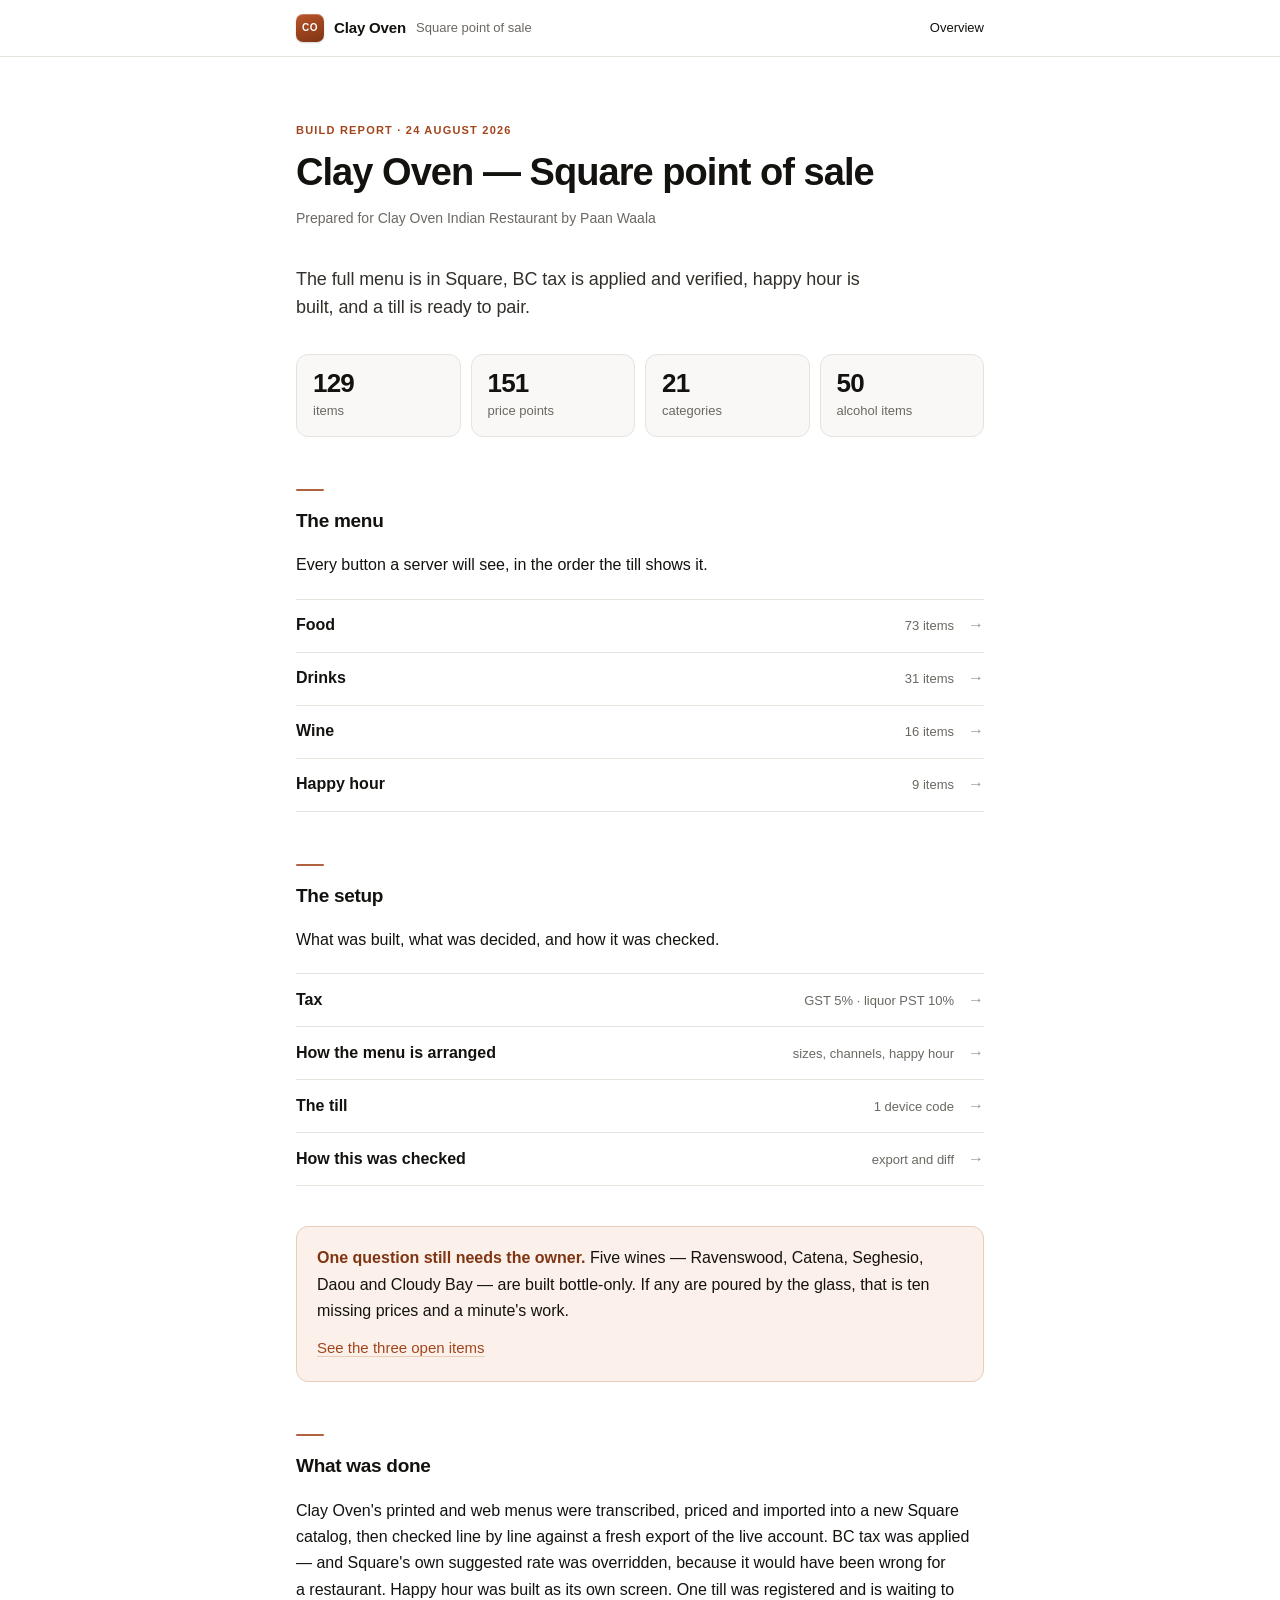
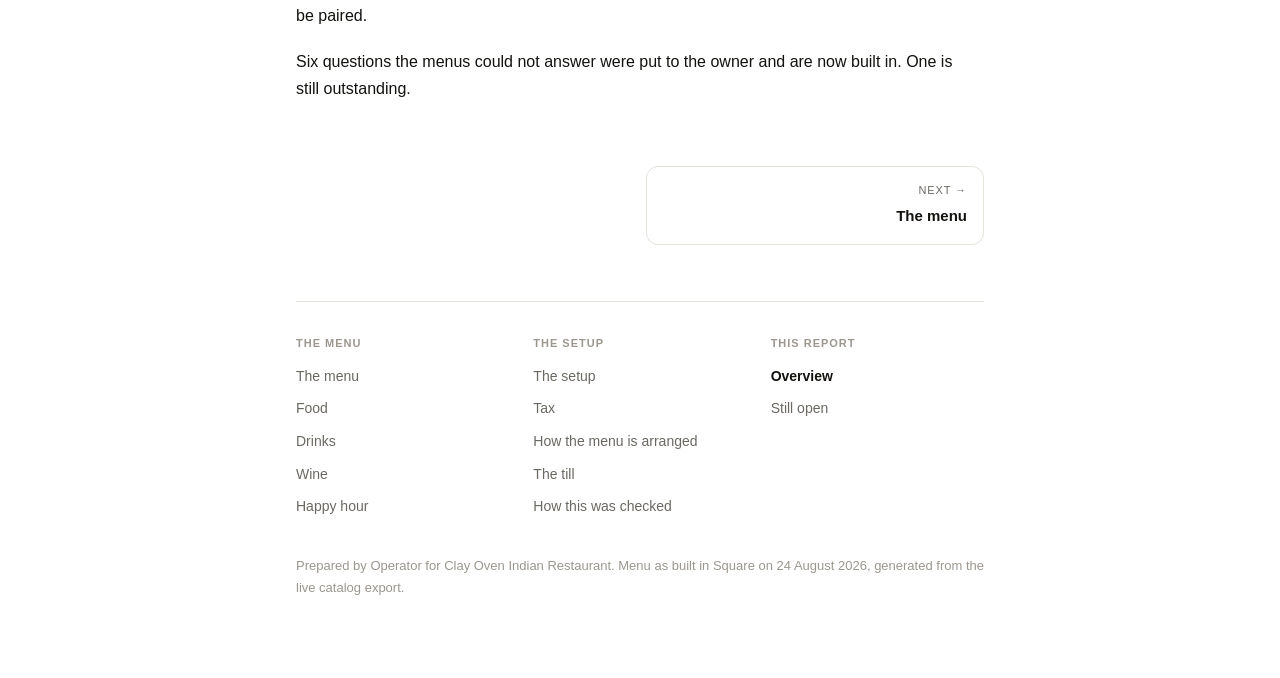
<file: index.html>
<!doctype html>
<html lang="en">
<head>
<meta charset="utf-8">
<meta name="viewport" content="width=device-width, initial-scale=1, viewport-fit=cover">
<meta name="robots" content="noindex, nofollow">
<meta name="color-scheme" content="light">
<meta name="theme-color" content="#ffffff">
<title>Clay Oven — Square point of sale</title>
<link rel="stylesheet" href="style.css?v=2">
</head>
<body>
<a class="skip" href="#content">Skip to content</a>
<header>
  <div class="bar">
    <a class="brand" href="./"><span class="mark" aria-hidden="true">CO</span><span class="wordmark">Clay Oven</span><span class="sub">Square point of sale</span></a>
    <nav class="crumbs" aria-label="Breadcrumb"><span class="here" aria-current="page">Overview</span></nav>
  </div>
</header>
<main id="content">
  <div class="pagehead">
    <p class="kicker">Build report · 24 August 2026</p>
    <h1>Clay Oven — Square point of sale</h1>
    <p class="meta">Prepared for Clay Oven Indian Restaurant by Paan Waala</p>
  </div>
  <p class="lede">The full menu is in Square, BC tax is applied and verified, happy hour is built, and a till is ready to pair.</p>

  <div class="figures">
    <div><b>129</b><span>items</span></div>
    <div><b>151</b><span>price points</span></div>
    <div><b>21</b><span>categories</span></div>
    <div><b>50</b><span>alcohol items</span></div>
  </div>

  <h2>The menu</h2>

  <p>Every button a server will see, in the order the till shows it.</p>
  <ul class="index">
    <li><a href="menu/food/"><span class="label">Food</span><span class="detail">73 items</span><span class="chev" aria-hidden="true">→</span></a></li>
    <li><a href="menu/drinks/"><span class="label">Drinks</span><span class="detail">31 items</span><span class="chev" aria-hidden="true">→</span></a></li>
    <li><a href="menu/wine/"><span class="label">Wine</span><span class="detail">16 items</span><span class="chev" aria-hidden="true">→</span></a></li>
    <li><a href="menu/happy-hour/"><span class="label">Happy hour</span><span class="detail">9 items</span><span class="chev" aria-hidden="true">→</span></a></li>
  </ul>

  <h2>The setup</h2>

  <p>What was built, what was decided, and how it was checked.</p>
  <ul class="index">
    <li><a href="setup/tax/"><span class="label">Tax</span><span class="detail">GST 5% · liquor PST 10%</span><span class="chev" aria-hidden="true">→</span></a></li>
    <li><a href="setup/menu/"><span class="label">How the menu is arranged</span><span class="detail">sizes, channels, happy hour</span><span class="chev" aria-hidden="true">→</span></a></li>
    <li><a href="setup/till/"><span class="label">The till</span><span class="detail">1 device code</span><span class="chev" aria-hidden="true">→</span></a></li>
    <li><a href="setup/verification/"><span class="label">How this was checked</span><span class="detail">export and diff</span><span class="chev" aria-hidden="true">→</span></a></li>
  </ul>

  <aside class="callout">
    <p><b>One question still needs the owner.</b> Five wines — Ravenswood, Catena, Seghesio, Daou and Cloudy Bay — are built bottle-only. If any are poured by the glass, that is ten missing prices and a minute's work.</p>
    <p class="cta"><a href="open/">See the three open items</a></p>
  </aside>

  <h2>What was done</h2>

  <p>Clay Oven's printed and web menus were transcribed, priced and imported into a new Square catalog, then checked line by line against a fresh export of the live account. BC tax was applied — and Square's own suggested rate was overridden, because it would have been wrong for a restaurant. Happy hour was built as its own screen. One till was registered and is waiting to be paired.</p>

  <p>Six questions the menus could not answer were put to the owner and are now built in. One is still outstanding.</p>
  <nav class="pager" aria-label="Previous and next page">
    <span class="empty"></span>
    <a class="to-next" href="menu/"><span class="dir">Next →</span><span class="to">The menu</span></a>
  </nav>
  <footer class="siteend">
  <nav class="sitenav" aria-label="All pages">
    <div>
      <h3>The menu</h3>
      <ul class="pages">
        <li><a href="menu/">The menu</a></li>
        <li><a href="menu/food/">Food</a></li>
        <li><a href="menu/drinks/">Drinks</a></li>
        <li><a href="menu/wine/">Wine</a></li>
        <li><a href="menu/happy-hour/">Happy hour</a></li>
      </ul>
    </div>
    <div>
      <h3>The setup</h3>
      <ul class="pages">
        <li><a href="setup/">The setup</a></li>
        <li><a href="setup/tax/">Tax</a></li>
        <li><a href="setup/menu/">How the menu is arranged</a></li>
        <li><a href="setup/till/">The till</a></li>
        <li><a href="setup/verification/">How this was checked</a></li>
      </ul>
    </div>
    <div>
      <h3>This report</h3>
      <ul class="pages">
        <li><a href="" aria-current="page">Overview</a></li>
        <li><a href="open/">Still open</a></li>
      </ul>
    </div>
  </nav>
    <p class="colophon">Prepared by Operator for Clay Oven Indian Restaurant. Menu as built in Square on 24 August 2026, generated from the live catalog export.</p>
  </footer>
</main>
</body>
</html>
</file>
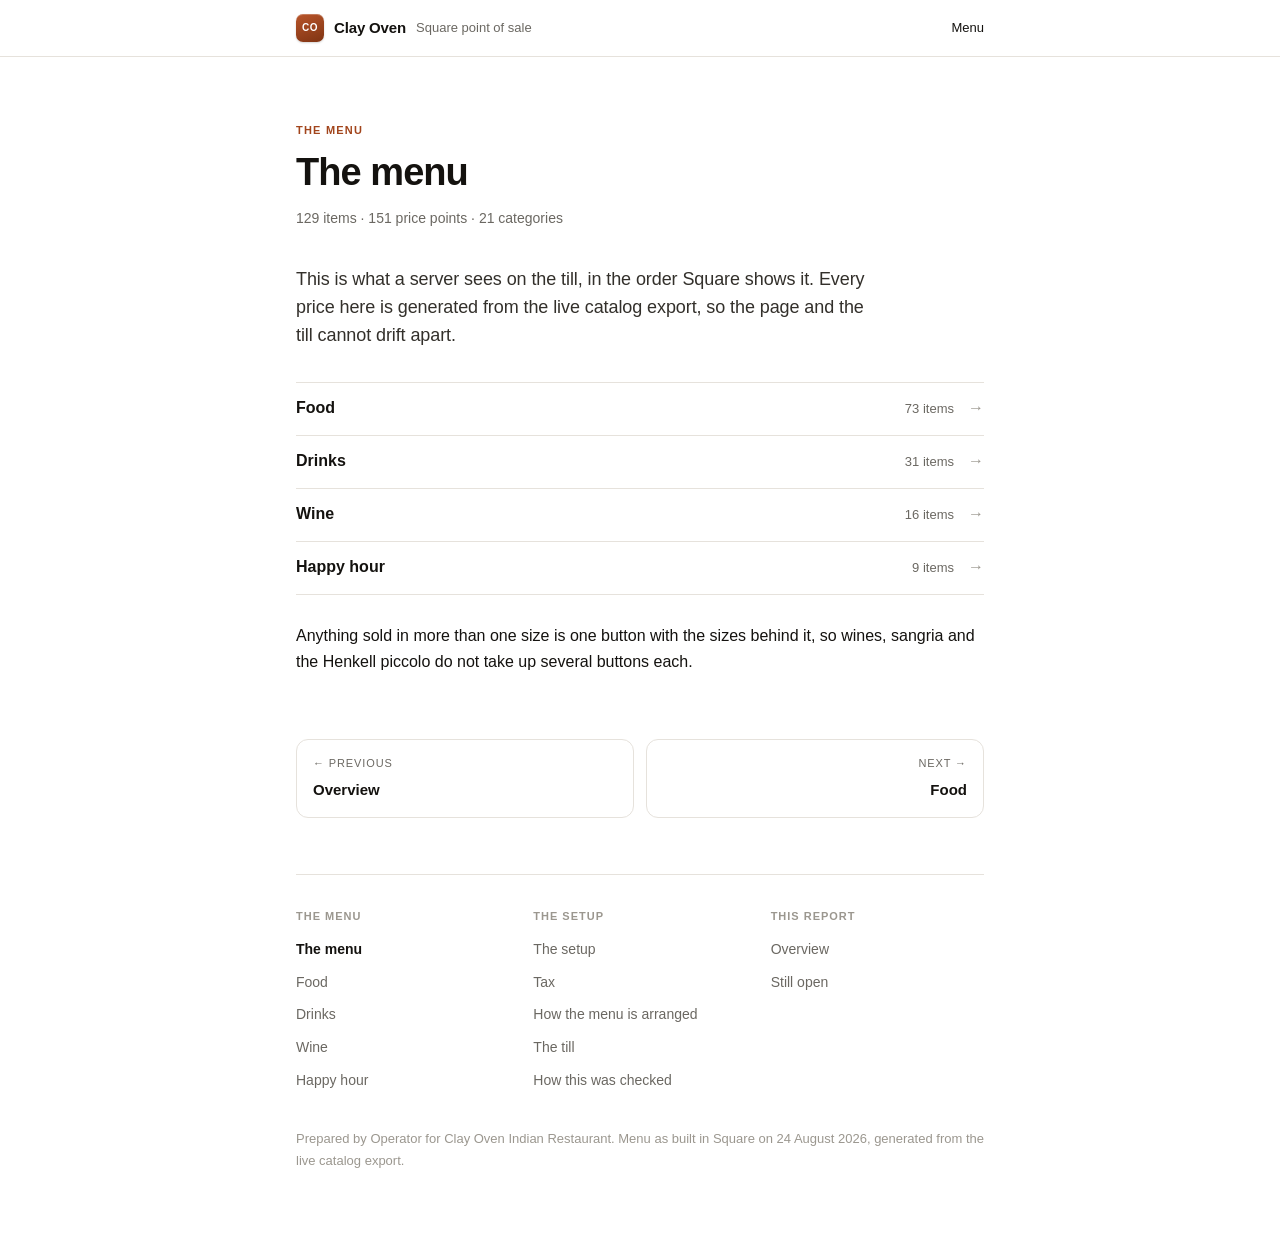
<file: menu/index.html>
<!doctype html>
<html lang="en">
<head>
<meta charset="utf-8">
<meta name="viewport" content="width=device-width, initial-scale=1, viewport-fit=cover">
<meta name="robots" content="noindex, nofollow">
<meta name="color-scheme" content="light">
<meta name="theme-color" content="#ffffff">
<title>The menu — Clay Oven</title>
<link rel="stylesheet" href="../style.css?v=2">
</head>
<body>
<a class="skip" href="#content">Skip to content</a>
<header>
  <div class="bar">
    <a class="brand" href="../"><span class="mark" aria-hidden="true">CO</span><span class="wordmark">Clay Oven</span><span class="sub">Square point of sale</span></a>
    <nav class="crumbs" aria-label="Breadcrumb"><span class="here" aria-current="page">Menu</span></nav>
  </div>
</header>
<main id="content">
  <div class="pagehead">
    <p class="kicker">The menu</p>
    <h1>The menu</h1>
    <p class="meta">129 items · 151 price points · 21 categories</p>
  </div>
  <p class="lede">This is what a server sees on the till, in the order Square shows it. Every price here is generated from the live catalog export, so the page and the till cannot drift apart.</p>
  <ul class="index">
    <li><a href="food/"><span class="label">Food</span><span class="detail">73 items</span><span class="chev" aria-hidden="true">→</span></a></li>
    <li><a href="drinks/"><span class="label">Drinks</span><span class="detail">31 items</span><span class="chev" aria-hidden="true">→</span></a></li>
    <li><a href="wine/"><span class="label">Wine</span><span class="detail">16 items</span><span class="chev" aria-hidden="true">→</span></a></li>
    <li><a href="happy-hour/"><span class="label">Happy hour</span><span class="detail">9 items</span><span class="chev" aria-hidden="true">→</span></a></li>
  </ul>

  <p>Anything sold in more than one size is one button with the sizes behind it, so wines, sangria and the Henkell piccolo do not take up several buttons each.</p>
  <nav class="pager" aria-label="Previous and next page">
    <a class="to-prev" href="../"><span class="dir">← Previous</span><span class="to">Overview</span></a>
    <a class="to-next" href="../menu/food/"><span class="dir">Next →</span><span class="to">Food</span></a>
  </nav>
  <footer class="siteend">
  <nav class="sitenav" aria-label="All pages">
    <div>
      <h3>The menu</h3>
      <ul class="pages">
        <li><a href="../menu/" aria-current="page">The menu</a></li>
        <li><a href="../menu/food/">Food</a></li>
        <li><a href="../menu/drinks/">Drinks</a></li>
        <li><a href="../menu/wine/">Wine</a></li>
        <li><a href="../menu/happy-hour/">Happy hour</a></li>
      </ul>
    </div>
    <div>
      <h3>The setup</h3>
      <ul class="pages">
        <li><a href="../setup/">The setup</a></li>
        <li><a href="../setup/tax/">Tax</a></li>
        <li><a href="../setup/menu/">How the menu is arranged</a></li>
        <li><a href="../setup/till/">The till</a></li>
        <li><a href="../setup/verification/">How this was checked</a></li>
      </ul>
    </div>
    <div>
      <h3>This report</h3>
      <ul class="pages">
        <li><a href="../">Overview</a></li>
        <li><a href="../open/">Still open</a></li>
      </ul>
    </div>
  </nav>
    <p class="colophon">Prepared by Operator for Clay Oven Indian Restaurant. Menu as built in Square on 24 August 2026, generated from the live catalog export.</p>
  </footer>
</main>
</body>
</html>
</file>
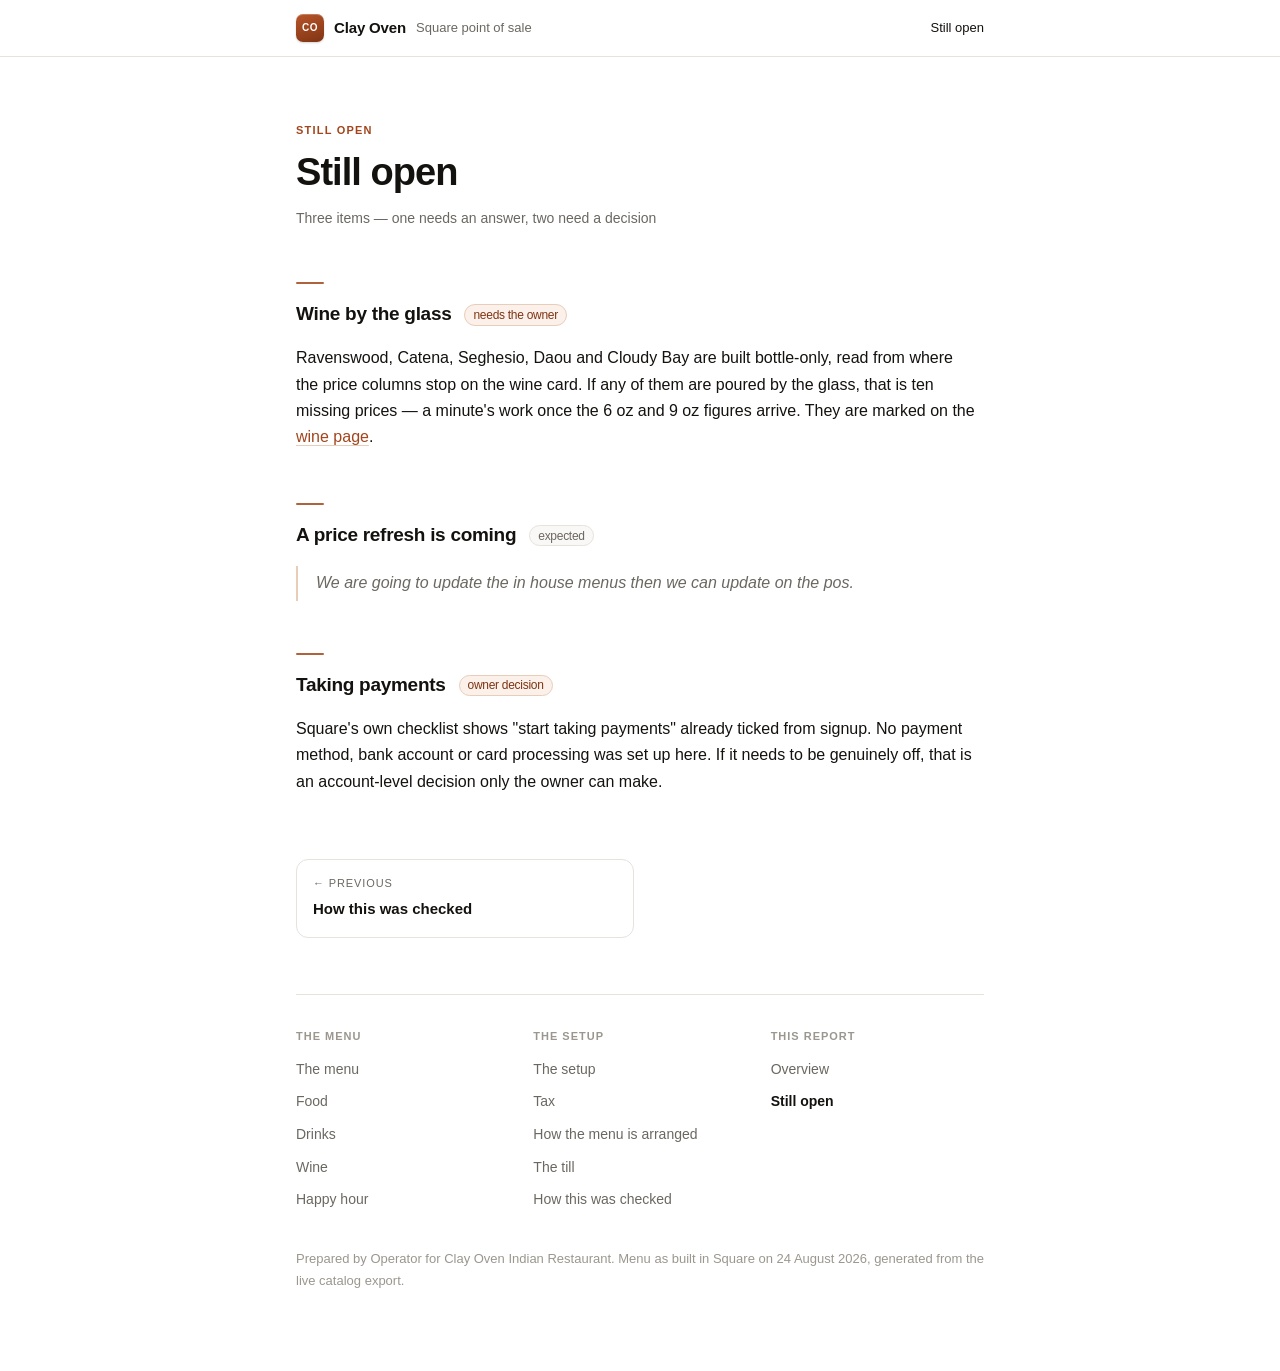
<file: open/index.html>
<!doctype html>
<html lang="en">
<head>
<meta charset="utf-8">
<meta name="viewport" content="width=device-width, initial-scale=1, viewport-fit=cover">
<meta name="robots" content="noindex, nofollow">
<meta name="color-scheme" content="light">
<meta name="theme-color" content="#ffffff">
<title>Still open — Clay Oven</title>
<link rel="stylesheet" href="../style.css?v=2">
</head>
<body>
<a class="skip" href="#content">Skip to content</a>
<header>
  <div class="bar">
    <a class="brand" href="../"><span class="mark" aria-hidden="true">CO</span><span class="wordmark">Clay Oven</span><span class="sub">Square point of sale</span></a>
    <nav class="crumbs" aria-label="Breadcrumb"><span class="here" aria-current="page">Still open</span></nav>
  </div>
</header>
<main id="content">
  <div class="pagehead">
    <p class="kicker">Still open</p>
    <h1>Still open</h1>
    <p class="meta">Three items — one needs an answer, two need a decision</p>
  </div>
  <h2>Wine by the glass <span class="tag open">needs the owner</span></h2>

  <p>Ravenswood, Catena, Seghesio, Daou and Cloudy Bay are built bottle-only, read from where the price columns stop on the wine card. If any of them are poured by the glass, that is ten missing prices — a minute's work once the 6&nbsp;oz and 9&nbsp;oz figures arrive. They are marked on the <a href="../menu/wine/">wine page</a>.</p>

  <h2>A price refresh is coming <span class="tag">expected</span></h2>

  <blockquote>We are going to update the in house menus then we can update on the pos.</blockquote>

  <h2>Taking payments <span class="tag open">owner decision</span></h2>

  <p>Square's own checklist shows "start taking payments" already ticked from signup. No payment method, bank account or card processing was set up here. If it needs to be genuinely off, that is an account-level decision only the owner can make.</p>
  <nav class="pager" aria-label="Previous and next page">
    <a class="to-prev" href="../setup/verification/"><span class="dir">← Previous</span><span class="to">How this was checked</span></a>
    <span class="empty"></span>
  </nav>
  <footer class="siteend">
  <nav class="sitenav" aria-label="All pages">
    <div>
      <h3>The menu</h3>
      <ul class="pages">
        <li><a href="../menu/">The menu</a></li>
        <li><a href="../menu/food/">Food</a></li>
        <li><a href="../menu/drinks/">Drinks</a></li>
        <li><a href="../menu/wine/">Wine</a></li>
        <li><a href="../menu/happy-hour/">Happy hour</a></li>
      </ul>
    </div>
    <div>
      <h3>The setup</h3>
      <ul class="pages">
        <li><a href="../setup/">The setup</a></li>
        <li><a href="../setup/tax/">Tax</a></li>
        <li><a href="../setup/menu/">How the menu is arranged</a></li>
        <li><a href="../setup/till/">The till</a></li>
        <li><a href="../setup/verification/">How this was checked</a></li>
      </ul>
    </div>
    <div>
      <h3>This report</h3>
      <ul class="pages">
        <li><a href="../">Overview</a></li>
        <li><a href="../open/" aria-current="page">Still open</a></li>
      </ul>
    </div>
  </nav>
    <p class="colophon">Prepared by Operator for Clay Oven Indian Restaurant. Menu as built in Square on 24 August 2026, generated from the live catalog export.</p>
  </footer>
</main>
</body>
</html>
</file>
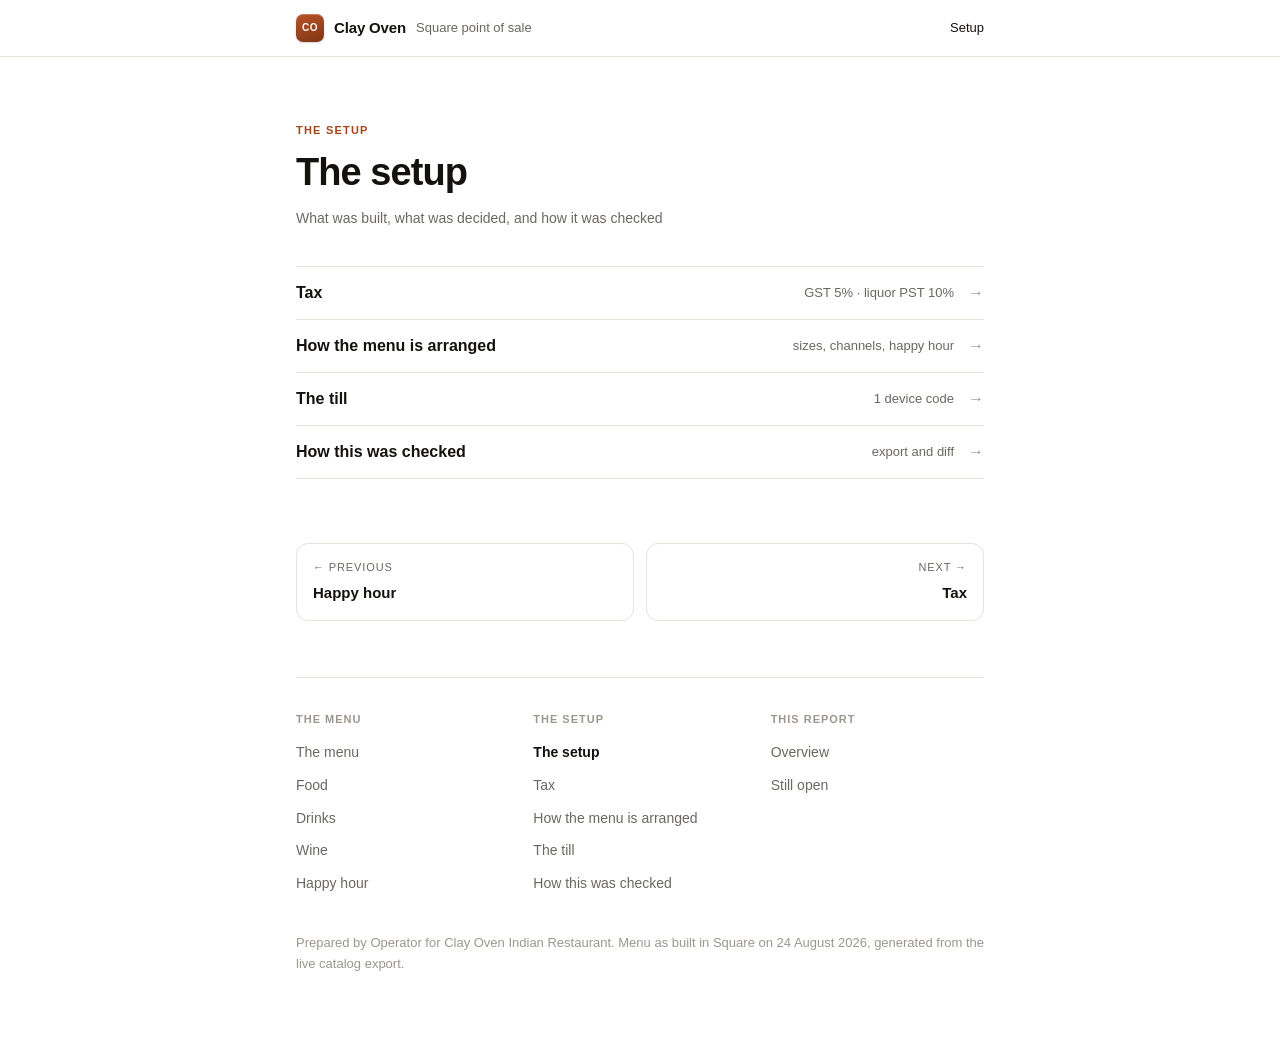
<file: setup/index.html>
<!doctype html>
<html lang="en">
<head>
<meta charset="utf-8">
<meta name="viewport" content="width=device-width, initial-scale=1, viewport-fit=cover">
<meta name="robots" content="noindex, nofollow">
<meta name="color-scheme" content="light">
<meta name="theme-color" content="#ffffff">
<title>The setup — Clay Oven</title>
<link rel="stylesheet" href="../style.css?v=2">
</head>
<body>
<a class="skip" href="#content">Skip to content</a>
<header>
  <div class="bar">
    <a class="brand" href="../"><span class="mark" aria-hidden="true">CO</span><span class="wordmark">Clay Oven</span><span class="sub">Square point of sale</span></a>
    <nav class="crumbs" aria-label="Breadcrumb"><span class="here" aria-current="page">Setup</span></nav>
  </div>
</header>
<main id="content">
  <div class="pagehead">
    <p class="kicker">The setup</p>
    <h1>The setup</h1>
    <p class="meta">What was built, what was decided, and how it was checked</p>
  </div>
  <ul class="index">
    <li><a href="tax/"><span class="label">Tax</span><span class="detail">GST 5% · liquor PST 10%</span><span class="chev" aria-hidden="true">→</span></a></li>
    <li><a href="menu/"><span class="label">How the menu is arranged</span><span class="detail">sizes, channels, happy hour</span><span class="chev" aria-hidden="true">→</span></a></li>
    <li><a href="till/"><span class="label">The till</span><span class="detail">1 device code</span><span class="chev" aria-hidden="true">→</span></a></li>
    <li><a href="verification/"><span class="label">How this was checked</span><span class="detail">export and diff</span><span class="chev" aria-hidden="true">→</span></a></li>
  </ul>
  <nav class="pager" aria-label="Previous and next page">
    <a class="to-prev" href="../menu/happy-hour/"><span class="dir">← Previous</span><span class="to">Happy hour</span></a>
    <a class="to-next" href="../setup/tax/"><span class="dir">Next →</span><span class="to">Tax</span></a>
  </nav>
  <footer class="siteend">
  <nav class="sitenav" aria-label="All pages">
    <div>
      <h3>The menu</h3>
      <ul class="pages">
        <li><a href="../menu/">The menu</a></li>
        <li><a href="../menu/food/">Food</a></li>
        <li><a href="../menu/drinks/">Drinks</a></li>
        <li><a href="../menu/wine/">Wine</a></li>
        <li><a href="../menu/happy-hour/">Happy hour</a></li>
      </ul>
    </div>
    <div>
      <h3>The setup</h3>
      <ul class="pages">
        <li><a href="../setup/" aria-current="page">The setup</a></li>
        <li><a href="../setup/tax/">Tax</a></li>
        <li><a href="../setup/menu/">How the menu is arranged</a></li>
        <li><a href="../setup/till/">The till</a></li>
        <li><a href="../setup/verification/">How this was checked</a></li>
      </ul>
    </div>
    <div>
      <h3>This report</h3>
      <ul class="pages">
        <li><a href="../">Overview</a></li>
        <li><a href="../open/">Still open</a></li>
      </ul>
    </div>
  </nav>
    <p class="colophon">Prepared by Operator for Clay Oven Indian Restaurant. Menu as built in Square on 24 August 2026, generated from the live catalog export.</p>
  </footer>
</main>
</body>
</html>
</file>
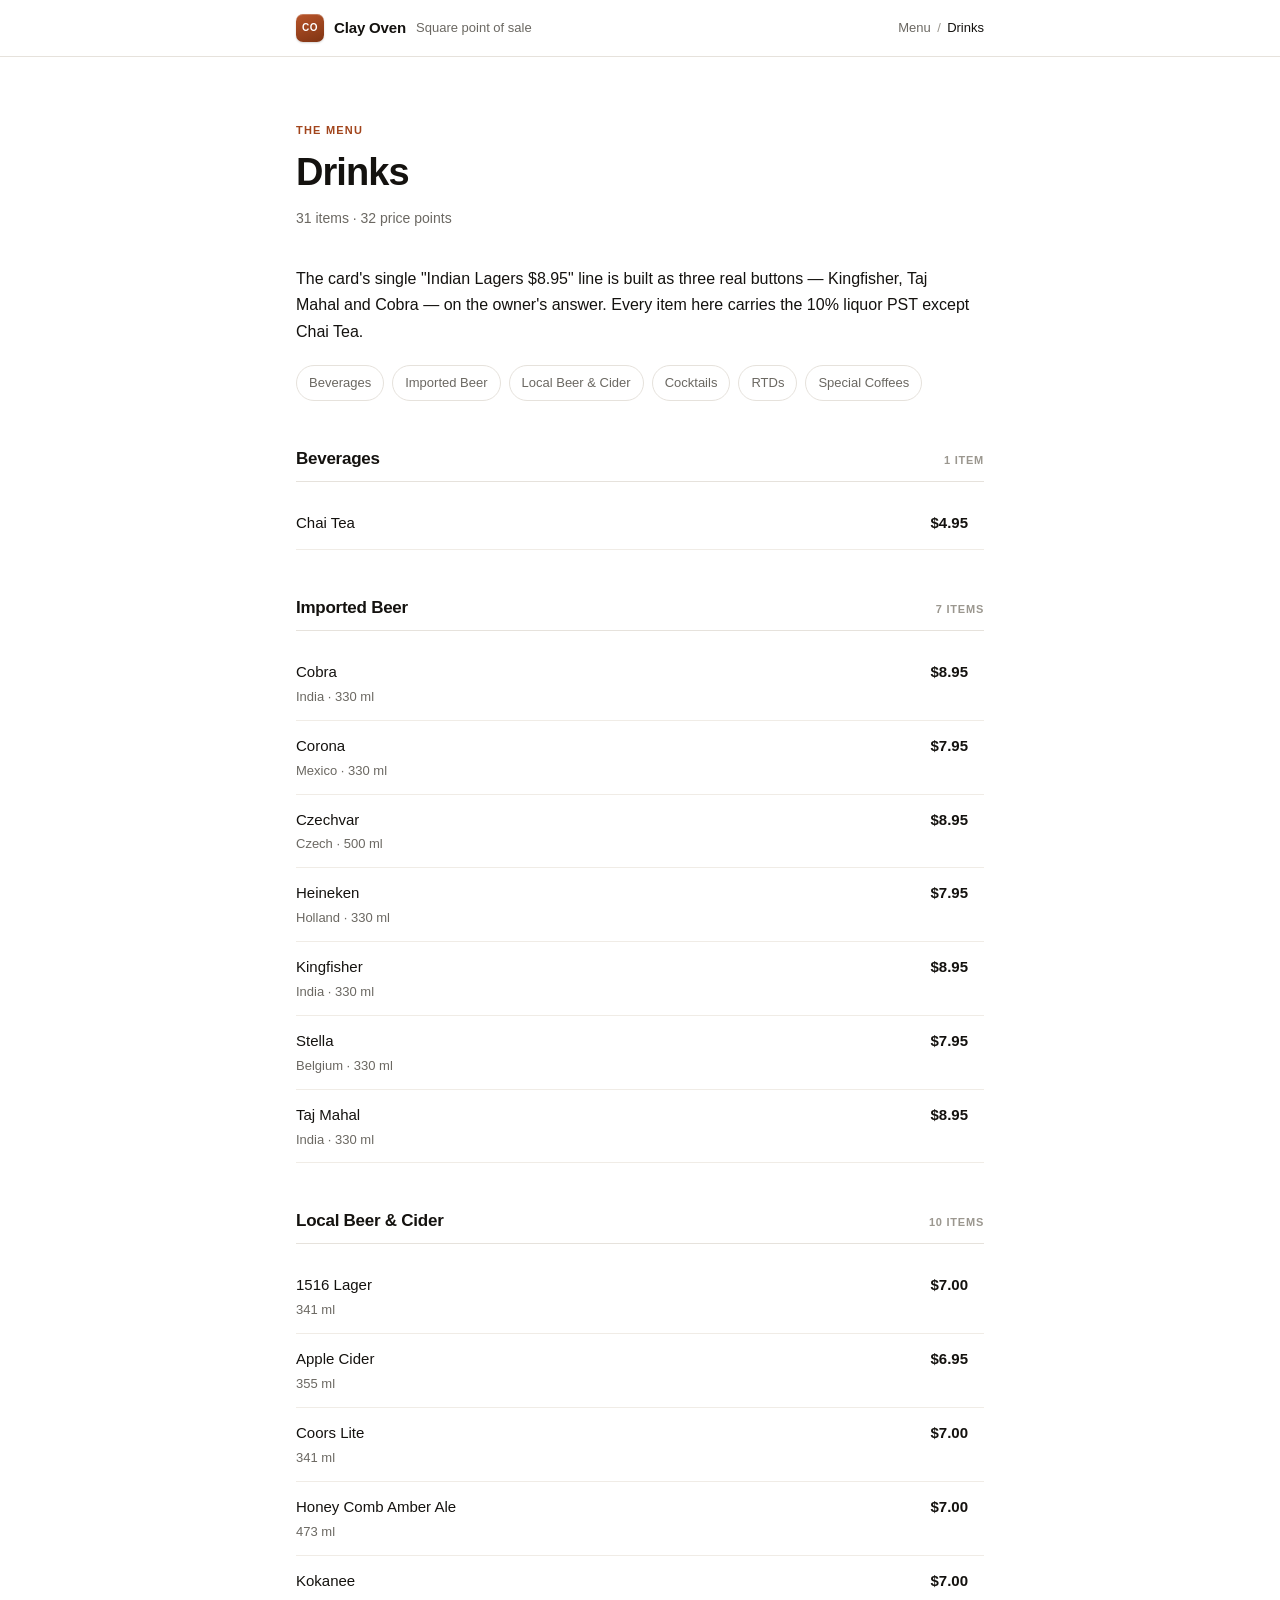
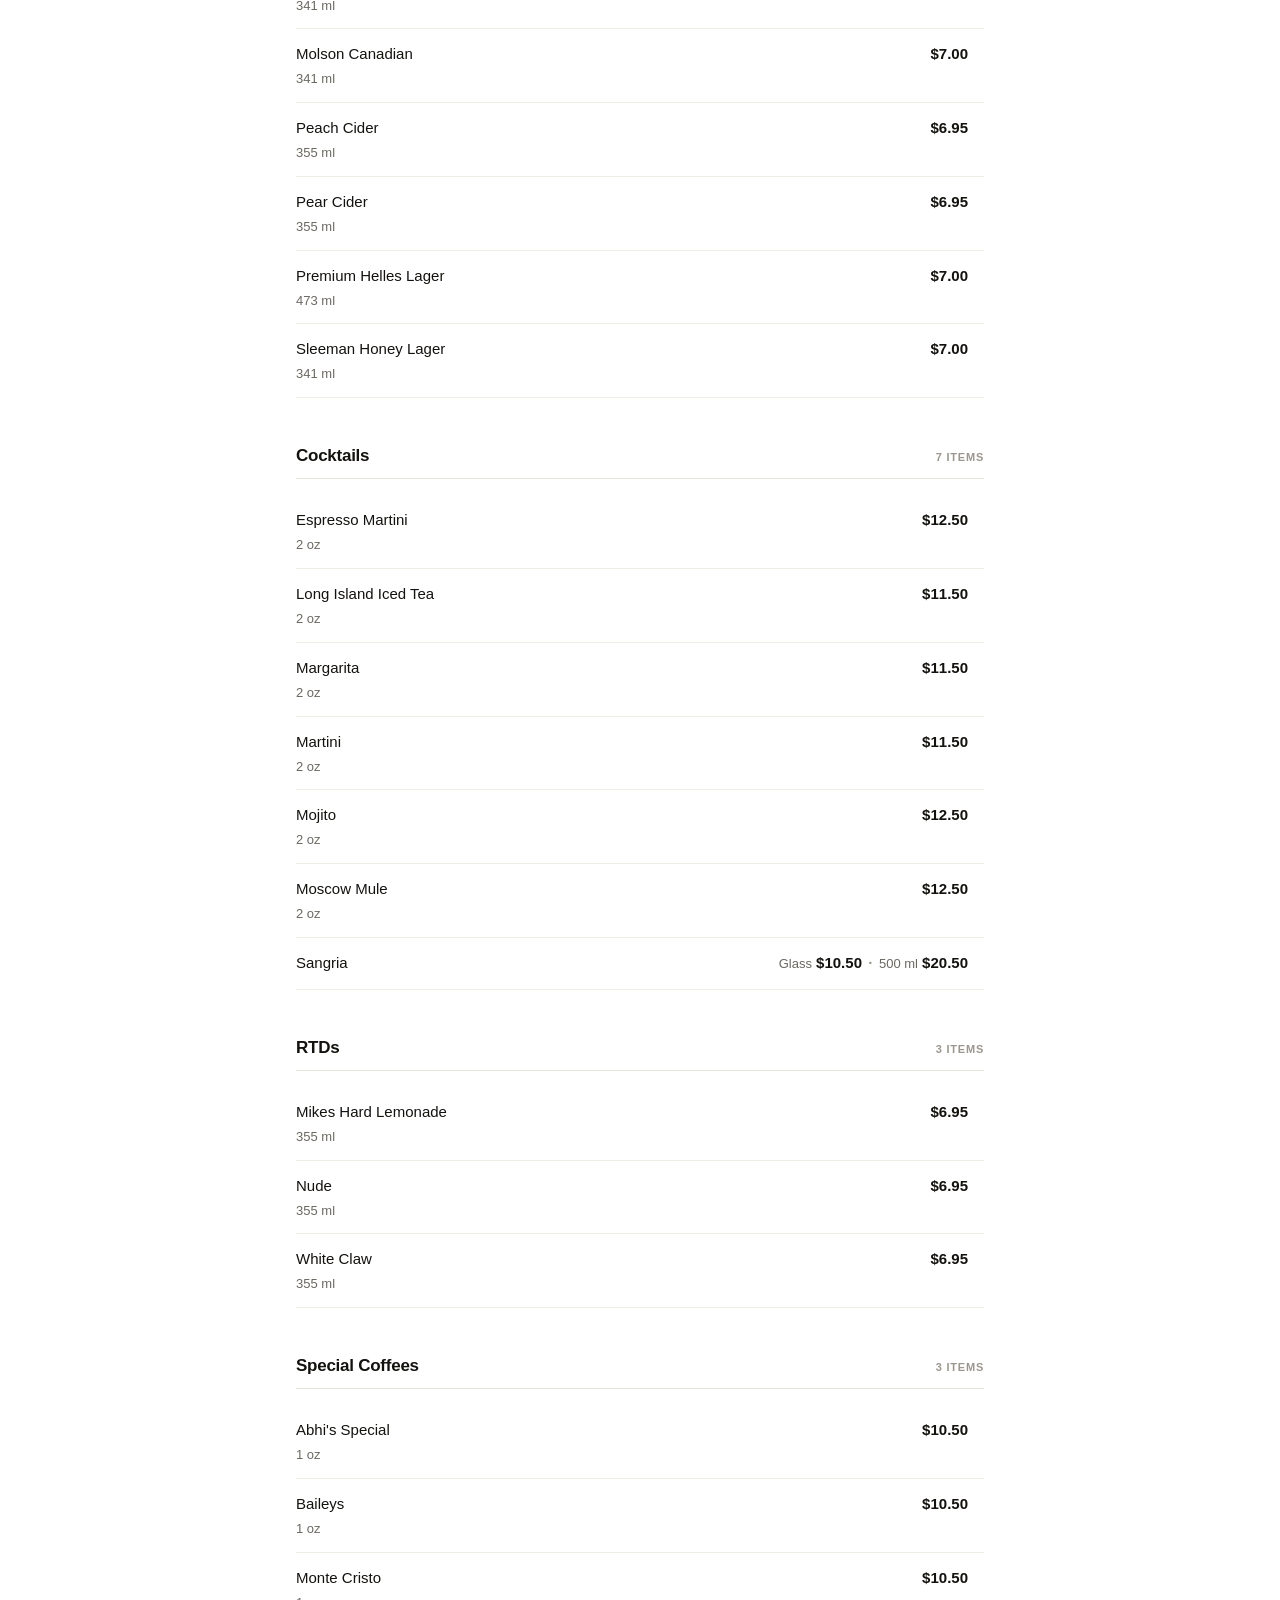
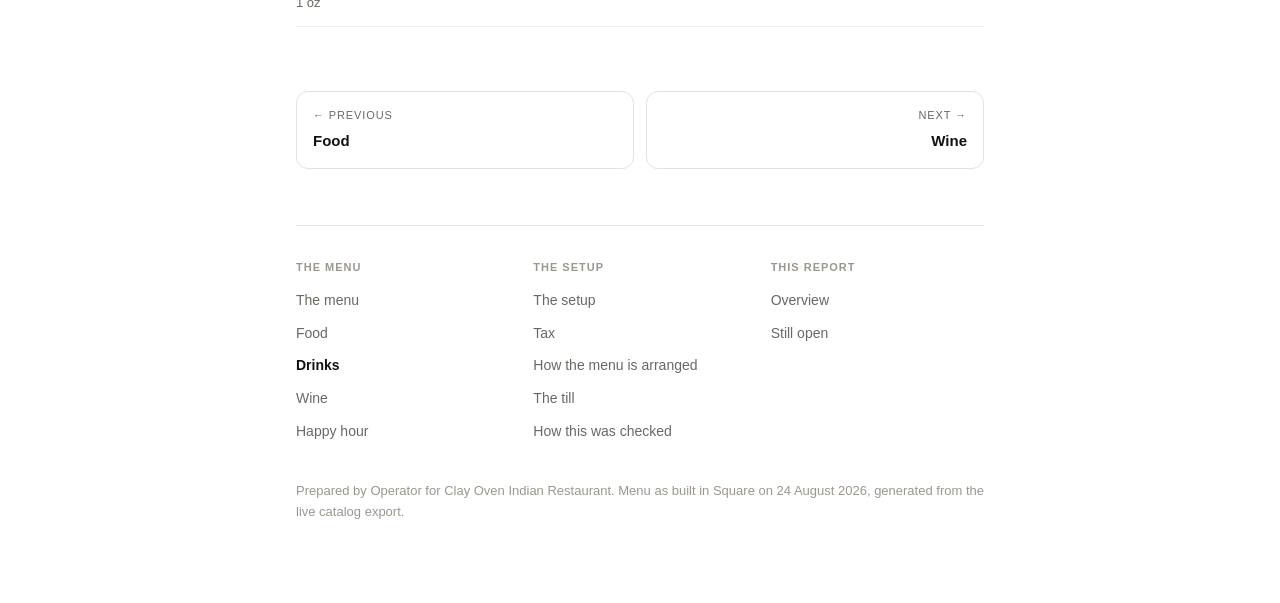
<file: menu/drinks/index.html>
<!doctype html>
<html lang="en">
<head>
<meta charset="utf-8">
<meta name="viewport" content="width=device-width, initial-scale=1, viewport-fit=cover">
<meta name="robots" content="noindex, nofollow">
<meta name="color-scheme" content="light">
<meta name="theme-color" content="#ffffff">
<title>Drinks — Clay Oven menu</title>
<link rel="stylesheet" href="../../style.css?v=2">
</head>
<body>
<a class="skip" href="#content">Skip to content</a>
<header>
  <div class="bar">
    <a class="brand" href="../../"><span class="mark" aria-hidden="true">CO</span><span class="wordmark">Clay Oven</span><span class="sub">Square point of sale</span></a>
    <nav class="crumbs" aria-label="Breadcrumb"><a href="../../menu/">Menu</a><span class="slash" aria-hidden="true">/</span><span class="here" aria-current="page">Drinks</span></nav>
  </div>
</header>
<main id="content">
  <div class="pagehead">
    <p class="kicker">The menu</p>
    <h1>Drinks</h1>
    <p class="meta">31 items · 32 price points</p>
  </div>
<p>The card's single "Indian Lagers $8.95" line is built as three real buttons — Kingfisher, Taj Mahal and Cobra — on the owner's answer. Every item here carries the 10% liquor PST except Chai Tea.</p>

  <nav class="jump" aria-label="Categories on this page">
    <a href="#beverages">Beverages</a>
    <a href="#imported-beer">Imported Beer</a>
    <a href="#local-beer-cider">Local Beer &amp; Cider</a>
    <a href="#cocktails">Cocktails</a>
    <a href="#rtds">RTDs</a>
    <a href="#special-coffees">Special Coffees</a>
  </nav>

  <h2 class="cat" id="beverages">Beverages<span class="count">1 item</span></h2>
  <table class="menu">
    <tbody>
      <tr>
        <td>Chai Tea</td>
        <td class="num"><span class="pp">$4.95</span></td>
      </tr>
    </tbody>
  </table>

  <h2 class="cat" id="imported-beer">Imported Beer<span class="count">7 items</span></h2>
  <table class="menu">
    <tbody>
      <tr>
        <td>Cobra<span class="note">India · 330 ml</span></td>
        <td class="num"><span class="pp">$8.95</span></td>
      </tr>
      <tr>
        <td>Corona<span class="note">Mexico · 330 ml</span></td>
        <td class="num"><span class="pp">$7.95</span></td>
      </tr>
      <tr>
        <td>Czechvar<span class="note">Czech · 500 ml</span></td>
        <td class="num"><span class="pp">$8.95</span></td>
      </tr>
      <tr>
        <td>Heineken<span class="note">Holland · 330 ml</span></td>
        <td class="num"><span class="pp">$7.95</span></td>
      </tr>
      <tr>
        <td>Kingfisher<span class="note">India · 330 ml</span></td>
        <td class="num"><span class="pp">$8.95</span></td>
      </tr>
      <tr>
        <td>Stella<span class="note">Belgium · 330 ml</span></td>
        <td class="num"><span class="pp">$7.95</span></td>
      </tr>
      <tr>
        <td>Taj Mahal<span class="note">India · 330 ml</span></td>
        <td class="num"><span class="pp">$8.95</span></td>
      </tr>
    </tbody>
  </table>

  <h2 class="cat" id="local-beer-cider">Local Beer &amp; Cider<span class="count">10 items</span></h2>
  <table class="menu">
    <tbody>
      <tr>
        <td>1516 Lager<span class="note">341 ml</span></td>
        <td class="num"><span class="pp">$7.00</span></td>
      </tr>
      <tr>
        <td>Apple Cider<span class="note">355 ml</span></td>
        <td class="num"><span class="pp">$6.95</span></td>
      </tr>
      <tr>
        <td>Coors Lite<span class="note">341 ml</span></td>
        <td class="num"><span class="pp">$7.00</span></td>
      </tr>
      <tr>
        <td>Honey Comb Amber Ale<span class="note">473 ml</span></td>
        <td class="num"><span class="pp">$7.00</span></td>
      </tr>
      <tr>
        <td>Kokanee<span class="note">341 ml</span></td>
        <td class="num"><span class="pp">$7.00</span></td>
      </tr>
      <tr>
        <td>Molson Canadian<span class="note">341 ml</span></td>
        <td class="num"><span class="pp">$7.00</span></td>
      </tr>
      <tr>
        <td>Peach Cider<span class="note">355 ml</span></td>
        <td class="num"><span class="pp">$6.95</span></td>
      </tr>
      <tr>
        <td>Pear Cider<span class="note">355 ml</span></td>
        <td class="num"><span class="pp">$6.95</span></td>
      </tr>
      <tr>
        <td>Premium Helles Lager<span class="note">473 ml</span></td>
        <td class="num"><span class="pp">$7.00</span></td>
      </tr>
      <tr>
        <td>Sleeman Honey Lager<span class="note">341 ml</span></td>
        <td class="num"><span class="pp">$7.00</span></td>
      </tr>
    </tbody>
  </table>

  <h2 class="cat" id="cocktails">Cocktails<span class="count">7 items</span></h2>
  <table class="menu">
    <tbody>
      <tr>
        <td>Espresso Martini<span class="note">2 oz</span></td>
        <td class="num"><span class="pp">$12.50</span></td>
      </tr>
      <tr>
        <td>Long Island Iced Tea<span class="note">2 oz</span></td>
        <td class="num"><span class="pp">$11.50</span></td>
      </tr>
      <tr>
        <td>Margarita<span class="note">2 oz</span></td>
        <td class="num"><span class="pp">$11.50</span></td>
      </tr>
      <tr>
        <td>Martini<span class="note">2 oz</span></td>
        <td class="num"><span class="pp">$11.50</span></td>
      </tr>
      <tr>
        <td>Mojito<span class="note">2 oz</span></td>
        <td class="num"><span class="pp">$12.50</span></td>
      </tr>
      <tr>
        <td>Moscow Mule<span class="note">2 oz</span></td>
        <td class="num"><span class="pp">$12.50</span></td>
      </tr>
      <tr>
        <td>Sangria</td>
        <td class="num"><span class="pp"><span class="size">Glass</span>&nbsp;$10.50</span><span class="sep" aria-hidden="true">·</span><span class="pp"><span class="size">500 ml</span>&nbsp;$20.50</span></td>
      </tr>
    </tbody>
  </table>

  <h2 class="cat" id="rtds">RTDs<span class="count">3 items</span></h2>
  <table class="menu">
    <tbody>
      <tr>
        <td>Mikes Hard Lemonade<span class="note">355 ml</span></td>
        <td class="num"><span class="pp">$6.95</span></td>
      </tr>
      <tr>
        <td>Nude<span class="note">355 ml</span></td>
        <td class="num"><span class="pp">$6.95</span></td>
      </tr>
      <tr>
        <td>White Claw<span class="note">355 ml</span></td>
        <td class="num"><span class="pp">$6.95</span></td>
      </tr>
    </tbody>
  </table>

  <h2 class="cat" id="special-coffees">Special Coffees<span class="count">3 items</span></h2>
  <table class="menu">
    <tbody>
      <tr>
        <td>Abhi's Special<span class="note">1 oz</span></td>
        <td class="num"><span class="pp">$10.50</span></td>
      </tr>
      <tr>
        <td>Baileys<span class="note">1 oz</span></td>
        <td class="num"><span class="pp">$10.50</span></td>
      </tr>
      <tr>
        <td>Monte Cristo<span class="note">1 oz</span></td>
        <td class="num"><span class="pp">$10.50</span></td>
      </tr>
    </tbody>
  </table>
  <nav class="pager" aria-label="Previous and next page">
    <a class="to-prev" href="../../menu/food/"><span class="dir">← Previous</span><span class="to">Food</span></a>
    <a class="to-next" href="../../menu/wine/"><span class="dir">Next →</span><span class="to">Wine</span></a>
  </nav>
  <footer class="siteend">
  <nav class="sitenav" aria-label="All pages">
    <div>
      <h3>The menu</h3>
      <ul class="pages">
        <li><a href="../../menu/">The menu</a></li>
        <li><a href="../../menu/food/">Food</a></li>
        <li><a href="../../menu/drinks/" aria-current="page">Drinks</a></li>
        <li><a href="../../menu/wine/">Wine</a></li>
        <li><a href="../../menu/happy-hour/">Happy hour</a></li>
      </ul>
    </div>
    <div>
      <h3>The setup</h3>
      <ul class="pages">
        <li><a href="../../setup/">The setup</a></li>
        <li><a href="../../setup/tax/">Tax</a></li>
        <li><a href="../../setup/menu/">How the menu is arranged</a></li>
        <li><a href="../../setup/till/">The till</a></li>
        <li><a href="../../setup/verification/">How this was checked</a></li>
      </ul>
    </div>
    <div>
      <h3>This report</h3>
      <ul class="pages">
        <li><a href="../../">Overview</a></li>
        <li><a href="../../open/">Still open</a></li>
      </ul>
    </div>
  </nav>
    <p class="colophon">Prepared by Operator for Clay Oven Indian Restaurant. Menu as built in Square on 24 August 2026, generated from the live catalog export.</p>
  </footer>
</main>
</body>
</html>
</file>
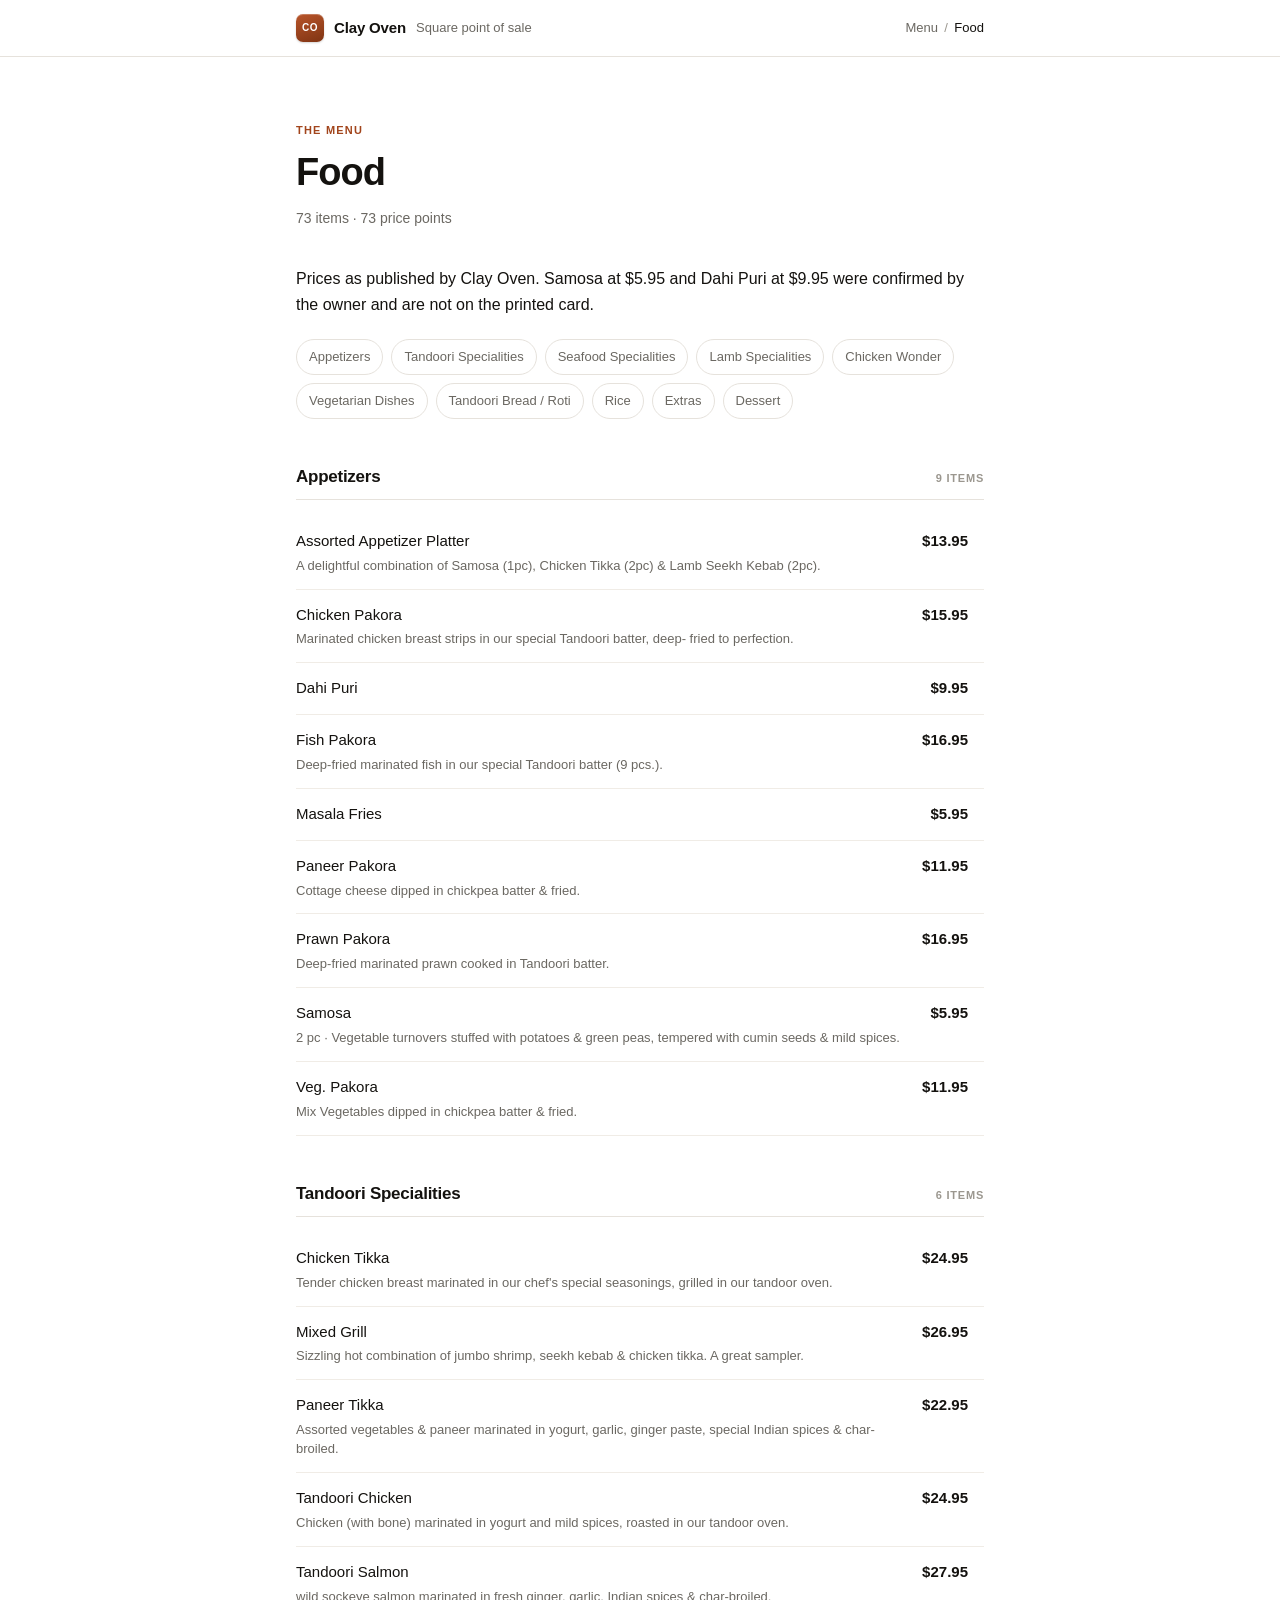
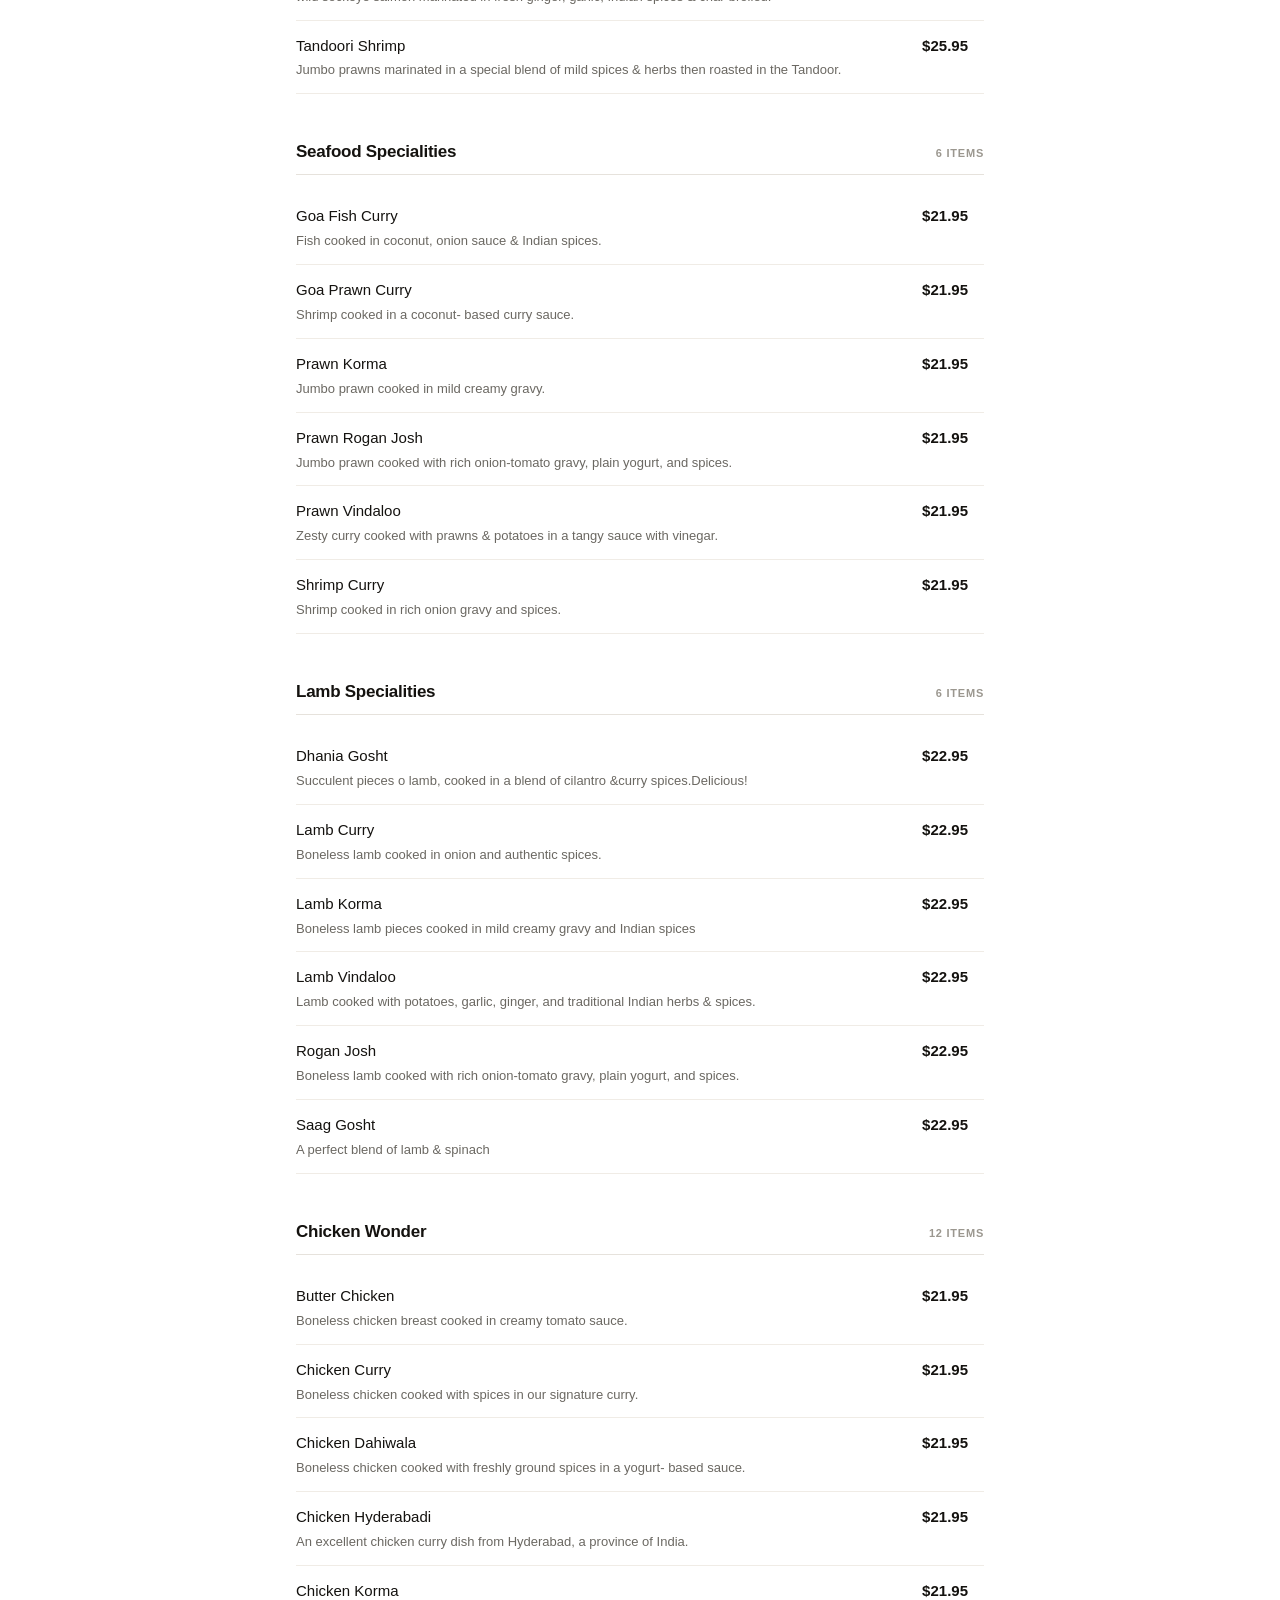
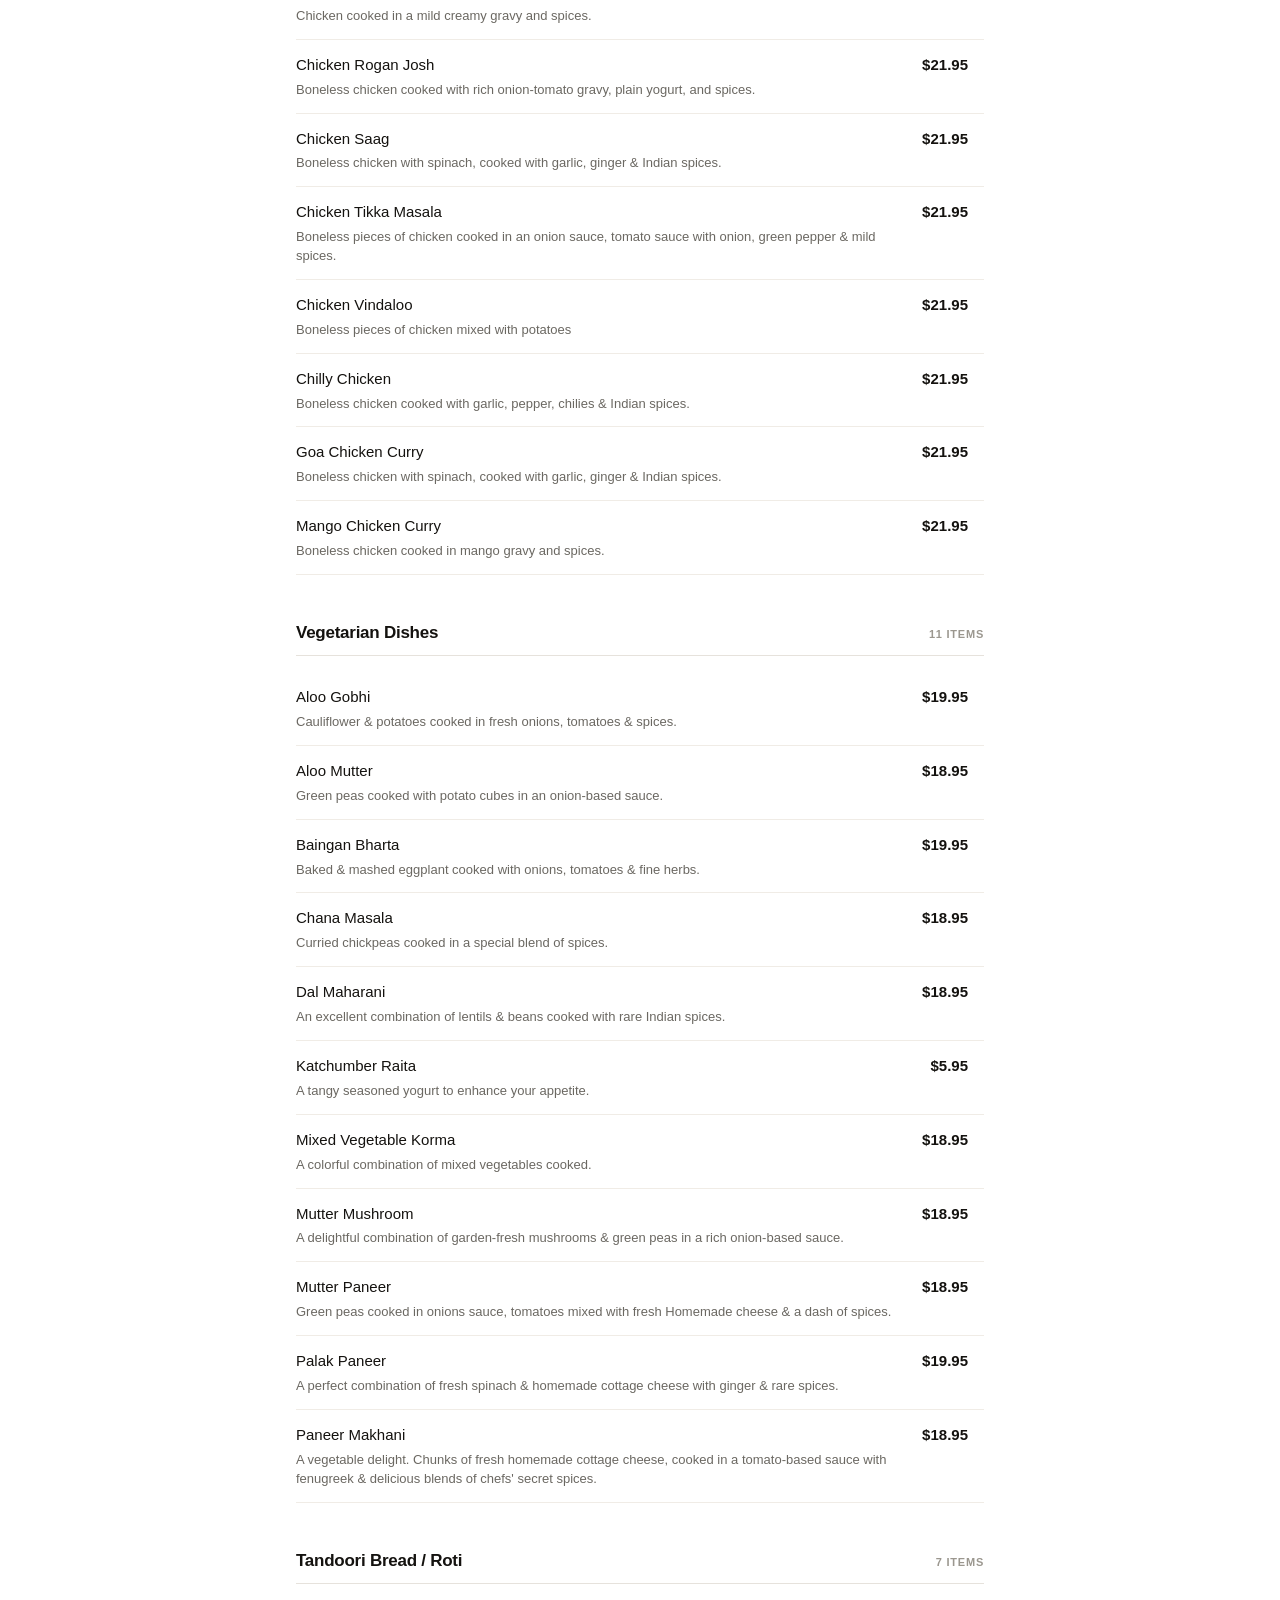
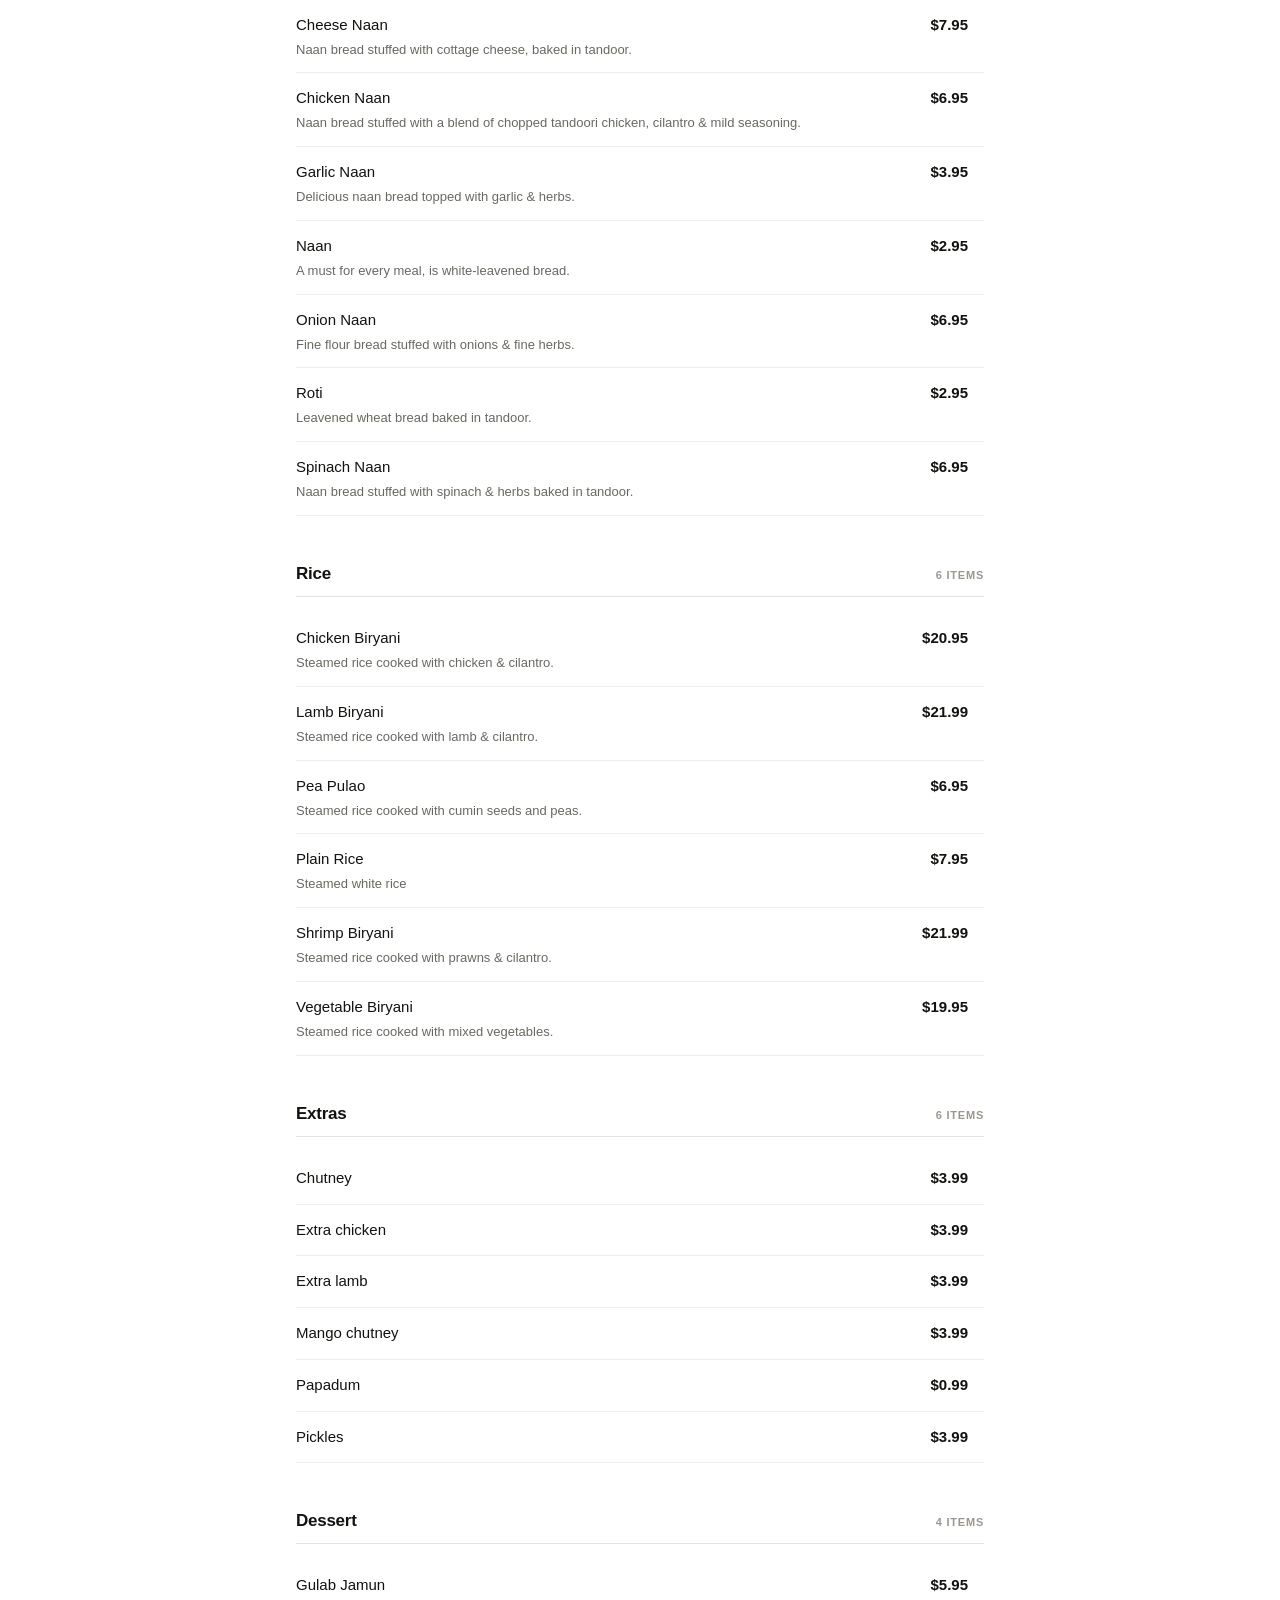
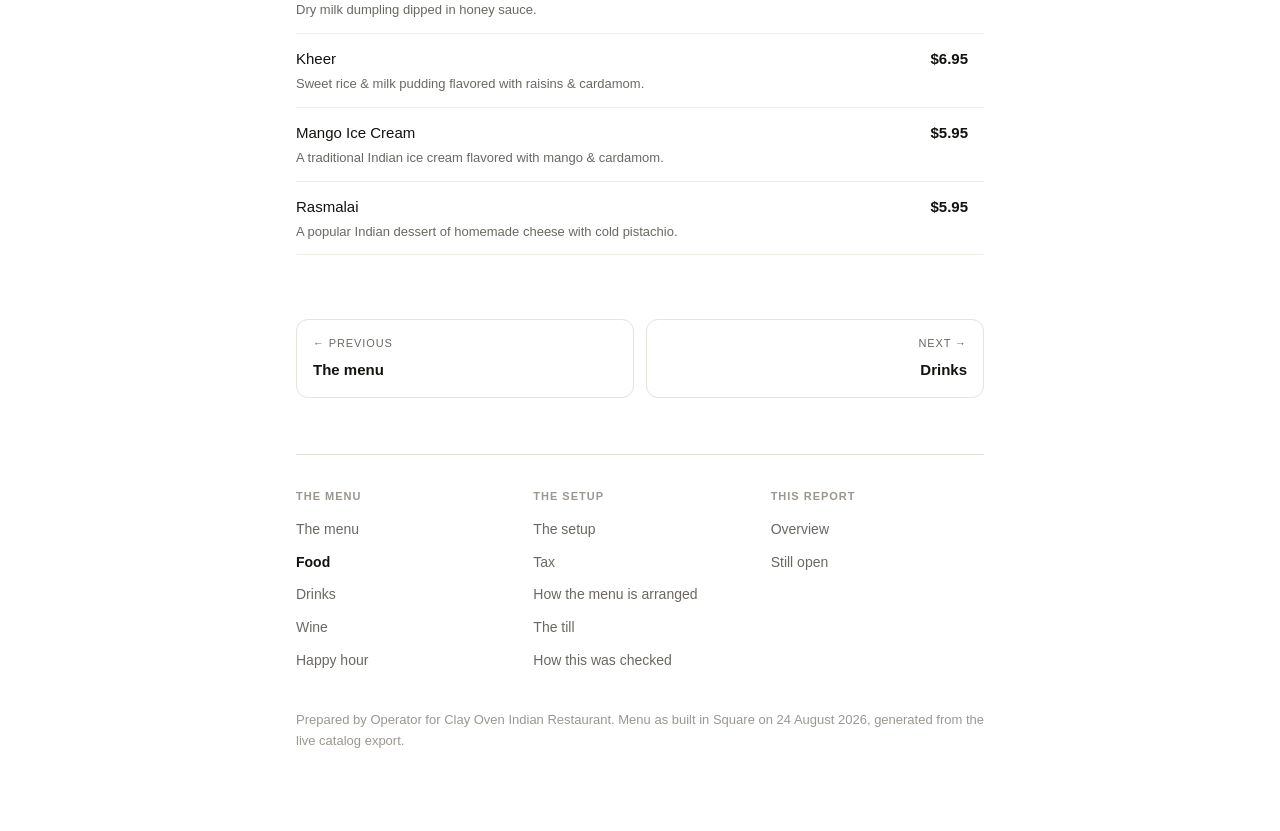
<file: menu/food/index.html>
<!doctype html>
<html lang="en">
<head>
<meta charset="utf-8">
<meta name="viewport" content="width=device-width, initial-scale=1, viewport-fit=cover">
<meta name="robots" content="noindex, nofollow">
<meta name="color-scheme" content="light">
<meta name="theme-color" content="#ffffff">
<title>Food — Clay Oven menu</title>
<link rel="stylesheet" href="../../style.css?v=2">
</head>
<body>
<a class="skip" href="#content">Skip to content</a>
<header>
  <div class="bar">
    <a class="brand" href="../../"><span class="mark" aria-hidden="true">CO</span><span class="wordmark">Clay Oven</span><span class="sub">Square point of sale</span></a>
    <nav class="crumbs" aria-label="Breadcrumb"><a href="../../menu/">Menu</a><span class="slash" aria-hidden="true">/</span><span class="here" aria-current="page">Food</span></nav>
  </div>
</header>
<main id="content">
  <div class="pagehead">
    <p class="kicker">The menu</p>
    <h1>Food</h1>
    <p class="meta">73 items · 73 price points</p>
  </div>
<p>Prices as published by Clay Oven. Samosa at $5.95 and Dahi Puri at $9.95 were confirmed by the owner and are not on the printed card.</p>

  <nav class="jump" aria-label="Categories on this page">
    <a href="#appetizers">Appetizers</a>
    <a href="#tandoori-specialities">Tandoori Specialities</a>
    <a href="#seafood-specialities">Seafood Specialities</a>
    <a href="#lamb-specialities">Lamb Specialities</a>
    <a href="#chicken-wonder">Chicken Wonder</a>
    <a href="#vegetarian-dishes">Vegetarian Dishes</a>
    <a href="#tandoori-bread-roti">Tandoori Bread / Roti</a>
    <a href="#rice">Rice</a>
    <a href="#extras">Extras</a>
    <a href="#dessert">Dessert</a>
  </nav>

  <h2 class="cat" id="appetizers">Appetizers<span class="count">9 items</span></h2>
  <table class="menu">
    <tbody>
      <tr>
        <td>Assorted Appetizer Platter<span class="note">A delightful combination of Samosa (1pc), Chicken Tikka (2pc) &amp; Lamb Seekh Kebab (2pc).</span></td>
        <td class="num"><span class="pp">$13.95</span></td>
      </tr>
      <tr>
        <td>Chicken Pakora<span class="note">Marinated chicken breast strips in our special Tandoori batter, deep- fried to perfection.</span></td>
        <td class="num"><span class="pp">$15.95</span></td>
      </tr>
      <tr>
        <td>Dahi Puri</td>
        <td class="num"><span class="pp">$9.95</span></td>
      </tr>
      <tr>
        <td>Fish Pakora<span class="note">Deep-fried marinated fish in our special Tandoori batter (9 pcs.).</span></td>
        <td class="num"><span class="pp">$16.95</span></td>
      </tr>
      <tr>
        <td>Masala Fries</td>
        <td class="num"><span class="pp">$5.95</span></td>
      </tr>
      <tr>
        <td>Paneer Pakora<span class="note">Cottage cheese dipped in chickpea batter &amp; fried.</span></td>
        <td class="num"><span class="pp">$11.95</span></td>
      </tr>
      <tr>
        <td>Prawn Pakora<span class="note">Deep-fried marinated prawn cooked in Tandoori batter.</span></td>
        <td class="num"><span class="pp">$16.95</span></td>
      </tr>
      <tr>
        <td>Samosa<span class="note">2 pc · Vegetable turnovers stuffed with potatoes &amp; green peas, tempered with cumin seeds &amp; mild spices.</span></td>
        <td class="num"><span class="pp">$5.95</span></td>
      </tr>
      <tr>
        <td>Veg. Pakora<span class="note">Mix Vegetables dipped in chickpea batter &amp; fried.</span></td>
        <td class="num"><span class="pp">$11.95</span></td>
      </tr>
    </tbody>
  </table>

  <h2 class="cat" id="tandoori-specialities">Tandoori Specialities<span class="count">6 items</span></h2>
  <table class="menu">
    <tbody>
      <tr>
        <td>Chicken Tikka<span class="note">Tender chicken breast marinated in our chef's special seasonings, grilled in our tandoor oven.</span></td>
        <td class="num"><span class="pp">$24.95</span></td>
      </tr>
      <tr>
        <td>Mixed Grill<span class="note">Sizzling hot combination of jumbo shrimp, seekh kebab &amp; chicken tikka. A great sampler.</span></td>
        <td class="num"><span class="pp">$26.95</span></td>
      </tr>
      <tr>
        <td>Paneer Tikka<span class="note">Assorted vegetables &amp; paneer marinated in yogurt, garlic, ginger paste, special Indian spices &amp; char-broiled.</span></td>
        <td class="num"><span class="pp">$22.95</span></td>
      </tr>
      <tr>
        <td>Tandoori Chicken<span class="note">Chicken (with bone) marinated in yogurt and mild spices, roasted in our tandoor oven.</span></td>
        <td class="num"><span class="pp">$24.95</span></td>
      </tr>
      <tr>
        <td>Tandoori Salmon<span class="note">wild sockeye salmon marinated in fresh ginger, garlic, Indian spices &amp; char-broiled.</span></td>
        <td class="num"><span class="pp">$27.95</span></td>
      </tr>
      <tr>
        <td>Tandoori Shrimp<span class="note">Jumbo prawns marinated in a special blend of mild spices &amp; herbs then roasted in the Tandoor.</span></td>
        <td class="num"><span class="pp">$25.95</span></td>
      </tr>
    </tbody>
  </table>

  <h2 class="cat" id="seafood-specialities">Seafood Specialities<span class="count">6 items</span></h2>
  <table class="menu">
    <tbody>
      <tr>
        <td>Goa Fish Curry<span class="note">Fish cooked in coconut, onion sauce &amp; Indian spices.</span></td>
        <td class="num"><span class="pp">$21.95</span></td>
      </tr>
      <tr>
        <td>Goa Prawn Curry<span class="note">Shrimp cooked in a coconut- based curry sauce.</span></td>
        <td class="num"><span class="pp">$21.95</span></td>
      </tr>
      <tr>
        <td>Prawn Korma<span class="note">Jumbo prawn cooked in mild creamy gravy.</span></td>
        <td class="num"><span class="pp">$21.95</span></td>
      </tr>
      <tr>
        <td>Prawn Rogan Josh<span class="note">Jumbo prawn cooked with rich onion-tomato gravy, plain yogurt, and spices.</span></td>
        <td class="num"><span class="pp">$21.95</span></td>
      </tr>
      <tr>
        <td>Prawn Vindaloo<span class="note">Zesty curry cooked with prawns &amp; potatoes in a tangy sauce with vinegar.</span></td>
        <td class="num"><span class="pp">$21.95</span></td>
      </tr>
      <tr>
        <td>Shrimp Curry<span class="note">Shrimp cooked in rich onion gravy and spices.</span></td>
        <td class="num"><span class="pp">$21.95</span></td>
      </tr>
    </tbody>
  </table>

  <h2 class="cat" id="lamb-specialities">Lamb Specialities<span class="count">6 items</span></h2>
  <table class="menu">
    <tbody>
      <tr>
        <td>Dhania Gosht<span class="note">Succulent pieces o lamb, cooked in a blend of cilantro &amp;curry spices.Delicious!</span></td>
        <td class="num"><span class="pp">$22.95</span></td>
      </tr>
      <tr>
        <td>Lamb Curry<span class="note">Boneless lamb cooked in onion and authentic spices.</span></td>
        <td class="num"><span class="pp">$22.95</span></td>
      </tr>
      <tr>
        <td>Lamb Korma<span class="note">Boneless lamb pieces cooked in mild creamy gravy and Indian spices</span></td>
        <td class="num"><span class="pp">$22.95</span></td>
      </tr>
      <tr>
        <td>Lamb Vindaloo<span class="note">Lamb cooked with potatoes, garlic, ginger, and traditional Indian herbs &amp; spices.</span></td>
        <td class="num"><span class="pp">$22.95</span></td>
      </tr>
      <tr>
        <td>Rogan Josh<span class="note">Boneless lamb cooked with rich onion-tomato gravy, plain yogurt, and spices.</span></td>
        <td class="num"><span class="pp">$22.95</span></td>
      </tr>
      <tr>
        <td>Saag Gosht<span class="note">A perfect blend of lamb &amp; spinach</span></td>
        <td class="num"><span class="pp">$22.95</span></td>
      </tr>
    </tbody>
  </table>

  <h2 class="cat" id="chicken-wonder">Chicken Wonder<span class="count">12 items</span></h2>
  <table class="menu">
    <tbody>
      <tr>
        <td>Butter Chicken<span class="note">Boneless chicken breast cooked in creamy tomato sauce.</span></td>
        <td class="num"><span class="pp">$21.95</span></td>
      </tr>
      <tr>
        <td>Chicken Curry<span class="note">Boneless chicken cooked with spices in our signature curry.</span></td>
        <td class="num"><span class="pp">$21.95</span></td>
      </tr>
      <tr>
        <td>Chicken Dahiwala<span class="note">Boneless chicken cooked with freshly ground spices in a yogurt- based sauce.</span></td>
        <td class="num"><span class="pp">$21.95</span></td>
      </tr>
      <tr>
        <td>Chicken Hyderabadi<span class="note">An excellent chicken curry dish from Hyderabad, a province of India.</span></td>
        <td class="num"><span class="pp">$21.95</span></td>
      </tr>
      <tr>
        <td>Chicken Korma<span class="note">Chicken cooked in a mild creamy gravy and spices.</span></td>
        <td class="num"><span class="pp">$21.95</span></td>
      </tr>
      <tr>
        <td>Chicken Rogan Josh<span class="note">Boneless chicken cooked with rich onion-tomato gravy, plain yogurt, and spices.</span></td>
        <td class="num"><span class="pp">$21.95</span></td>
      </tr>
      <tr>
        <td>Chicken Saag<span class="note">Boneless chicken with spinach, cooked with garlic, ginger &amp; Indian spices.</span></td>
        <td class="num"><span class="pp">$21.95</span></td>
      </tr>
      <tr>
        <td>Chicken Tikka Masala<span class="note">Boneless pieces of chicken cooked in an onion sauce, tomato sauce with onion, green pepper &amp; mild spices.</span></td>
        <td class="num"><span class="pp">$21.95</span></td>
      </tr>
      <tr>
        <td>Chicken Vindaloo<span class="note">Boneless pieces of chicken mixed with potatoes</span></td>
        <td class="num"><span class="pp">$21.95</span></td>
      </tr>
      <tr>
        <td>Chilly Chicken<span class="note">Boneless chicken cooked with garlic, pepper, chilies &amp; Indian spices.</span></td>
        <td class="num"><span class="pp">$21.95</span></td>
      </tr>
      <tr>
        <td>Goa Chicken Curry<span class="note">Boneless chicken with spinach, cooked with garlic, ginger &amp; Indian spices.</span></td>
        <td class="num"><span class="pp">$21.95</span></td>
      </tr>
      <tr>
        <td>Mango Chicken Curry<span class="note">Boneless chicken cooked in mango gravy and spices.</span></td>
        <td class="num"><span class="pp">$21.95</span></td>
      </tr>
    </tbody>
  </table>

  <h2 class="cat" id="vegetarian-dishes">Vegetarian Dishes<span class="count">11 items</span></h2>
  <table class="menu">
    <tbody>
      <tr>
        <td>Aloo Gobhi<span class="note">Cauliflower &amp; potatoes cooked in fresh onions, tomatoes &amp; spices.</span></td>
        <td class="num"><span class="pp">$19.95</span></td>
      </tr>
      <tr>
        <td>Aloo Mutter<span class="note">Green peas cooked with potato cubes in an onion-based sauce.</span></td>
        <td class="num"><span class="pp">$18.95</span></td>
      </tr>
      <tr>
        <td>Baingan Bharta<span class="note">Baked &amp; mashed eggplant cooked with onions, tomatoes &amp; fine herbs.</span></td>
        <td class="num"><span class="pp">$19.95</span></td>
      </tr>
      <tr>
        <td>Chana Masala<span class="note">Curried chickpeas cooked in a special blend of spices.</span></td>
        <td class="num"><span class="pp">$18.95</span></td>
      </tr>
      <tr>
        <td>Dal Maharani<span class="note">An excellent combination of lentils &amp; beans cooked with rare Indian spices.</span></td>
        <td class="num"><span class="pp">$18.95</span></td>
      </tr>
      <tr>
        <td>Katchumber Raita<span class="note">A tangy seasoned yogurt to enhance your appetite.</span></td>
        <td class="num"><span class="pp">$5.95</span></td>
      </tr>
      <tr>
        <td>Mixed Vegetable Korma<span class="note">A colorful combination of mixed vegetables cooked.</span></td>
        <td class="num"><span class="pp">$18.95</span></td>
      </tr>
      <tr>
        <td>Mutter Mushroom<span class="note">A delightful combination of garden-fresh mushrooms &amp; green peas in a rich onion-based sauce.</span></td>
        <td class="num"><span class="pp">$18.95</span></td>
      </tr>
      <tr>
        <td>Mutter Paneer<span class="note">Green peas cooked in onions sauce, tomatoes mixed with fresh Homemade cheese &amp; a dash of spices.</span></td>
        <td class="num"><span class="pp">$18.95</span></td>
      </tr>
      <tr>
        <td>Palak Paneer<span class="note">A perfect combination of fresh spinach &amp; homemade cottage cheese with ginger &amp; rare spices.</span></td>
        <td class="num"><span class="pp">$19.95</span></td>
      </tr>
      <tr>
        <td>Paneer Makhani<span class="note">A vegetable delight. Chunks of fresh homemade cottage cheese, cooked in a tomato-based sauce with fenugreek &amp; delicious blends of chefs' secret spices.</span></td>
        <td class="num"><span class="pp">$18.95</span></td>
      </tr>
    </tbody>
  </table>

  <h2 class="cat" id="tandoori-bread-roti">Tandoori Bread / Roti<span class="count">7 items</span></h2>
  <table class="menu">
    <tbody>
      <tr>
        <td>Cheese Naan<span class="note">Naan bread stuffed with cottage cheese, baked in tandoor.</span></td>
        <td class="num"><span class="pp">$7.95</span></td>
      </tr>
      <tr>
        <td>Chicken Naan<span class="note">Naan bread stuffed with a blend of chopped tandoori chicken, cilantro &amp; mild seasoning.</span></td>
        <td class="num"><span class="pp">$6.95</span></td>
      </tr>
      <tr>
        <td>Garlic Naan<span class="note">Delicious naan bread topped with garlic &amp; herbs.</span></td>
        <td class="num"><span class="pp">$3.95</span></td>
      </tr>
      <tr>
        <td>Naan<span class="note">A must for every meal, is white-leavened bread.</span></td>
        <td class="num"><span class="pp">$2.95</span></td>
      </tr>
      <tr>
        <td>Onion Naan<span class="note">Fine flour bread stuffed with onions &amp; fine herbs.</span></td>
        <td class="num"><span class="pp">$6.95</span></td>
      </tr>
      <tr>
        <td>Roti<span class="note">Leavened wheat bread baked in tandoor.</span></td>
        <td class="num"><span class="pp">$2.95</span></td>
      </tr>
      <tr>
        <td>Spinach Naan<span class="note">Naan bread stuffed with spinach &amp; herbs baked in tandoor.</span></td>
        <td class="num"><span class="pp">$6.95</span></td>
      </tr>
    </tbody>
  </table>

  <h2 class="cat" id="rice">Rice<span class="count">6 items</span></h2>
  <table class="menu">
    <tbody>
      <tr>
        <td>Chicken Biryani<span class="note">Steamed rice cooked with chicken &amp; cilantro.</span></td>
        <td class="num"><span class="pp">$20.95</span></td>
      </tr>
      <tr>
        <td>Lamb Biryani<span class="note">Steamed rice cooked with lamb &amp; cilantro.</span></td>
        <td class="num"><span class="pp">$21.99</span></td>
      </tr>
      <tr>
        <td>Pea Pulao<span class="note">Steamed rice cooked with cumin seeds and peas.</span></td>
        <td class="num"><span class="pp">$6.95</span></td>
      </tr>
      <tr>
        <td>Plain Rice<span class="note">Steamed white rice</span></td>
        <td class="num"><span class="pp">$7.95</span></td>
      </tr>
      <tr>
        <td>Shrimp Biryani<span class="note">Steamed rice cooked with prawns &amp; cilantro.</span></td>
        <td class="num"><span class="pp">$21.99</span></td>
      </tr>
      <tr>
        <td>Vegetable Biryani<span class="note">Steamed rice cooked with mixed vegetables.</span></td>
        <td class="num"><span class="pp">$19.95</span></td>
      </tr>
    </tbody>
  </table>

  <h2 class="cat" id="extras">Extras<span class="count">6 items</span></h2>
  <table class="menu">
    <tbody>
      <tr>
        <td>Chutney</td>
        <td class="num"><span class="pp">$3.99</span></td>
      </tr>
      <tr>
        <td>Extra chicken</td>
        <td class="num"><span class="pp">$3.99</span></td>
      </tr>
      <tr>
        <td>Extra lamb</td>
        <td class="num"><span class="pp">$3.99</span></td>
      </tr>
      <tr>
        <td>Mango chutney</td>
        <td class="num"><span class="pp">$3.99</span></td>
      </tr>
      <tr>
        <td>Papadum</td>
        <td class="num"><span class="pp">$0.99</span></td>
      </tr>
      <tr>
        <td>Pickles</td>
        <td class="num"><span class="pp">$3.99</span></td>
      </tr>
    </tbody>
  </table>

  <h2 class="cat" id="dessert">Dessert<span class="count">4 items</span></h2>
  <table class="menu">
    <tbody>
      <tr>
        <td>Gulab Jamun<span class="note">Dry milk dumpling dipped in honey sauce.</span></td>
        <td class="num"><span class="pp">$5.95</span></td>
      </tr>
      <tr>
        <td>Kheer<span class="note">Sweet rice &amp; milk pudding flavored with raisins &amp; cardamom.</span></td>
        <td class="num"><span class="pp">$6.95</span></td>
      </tr>
      <tr>
        <td>Mango Ice Cream<span class="note">A traditional Indian ice cream flavored with mango &amp; cardamom.</span></td>
        <td class="num"><span class="pp">$5.95</span></td>
      </tr>
      <tr>
        <td>Rasmalai<span class="note">A popular Indian dessert of homemade cheese with cold pistachio.</span></td>
        <td class="num"><span class="pp">$5.95</span></td>
      </tr>
    </tbody>
  </table>
  <nav class="pager" aria-label="Previous and next page">
    <a class="to-prev" href="../../menu/"><span class="dir">← Previous</span><span class="to">The menu</span></a>
    <a class="to-next" href="../../menu/drinks/"><span class="dir">Next →</span><span class="to">Drinks</span></a>
  </nav>
  <footer class="siteend">
  <nav class="sitenav" aria-label="All pages">
    <div>
      <h3>The menu</h3>
      <ul class="pages">
        <li><a href="../../menu/">The menu</a></li>
        <li><a href="../../menu/food/" aria-current="page">Food</a></li>
        <li><a href="../../menu/drinks/">Drinks</a></li>
        <li><a href="../../menu/wine/">Wine</a></li>
        <li><a href="../../menu/happy-hour/">Happy hour</a></li>
      </ul>
    </div>
    <div>
      <h3>The setup</h3>
      <ul class="pages">
        <li><a href="../../setup/">The setup</a></li>
        <li><a href="../../setup/tax/">Tax</a></li>
        <li><a href="../../setup/menu/">How the menu is arranged</a></li>
        <li><a href="../../setup/till/">The till</a></li>
        <li><a href="../../setup/verification/">How this was checked</a></li>
      </ul>
    </div>
    <div>
      <h3>This report</h3>
      <ul class="pages">
        <li><a href="../../">Overview</a></li>
        <li><a href="../../open/">Still open</a></li>
      </ul>
    </div>
  </nav>
    <p class="colophon">Prepared by Operator for Clay Oven Indian Restaurant. Menu as built in Square on 24 August 2026, generated from the live catalog export.</p>
  </footer>
</main>
</body>
</html>
</file>
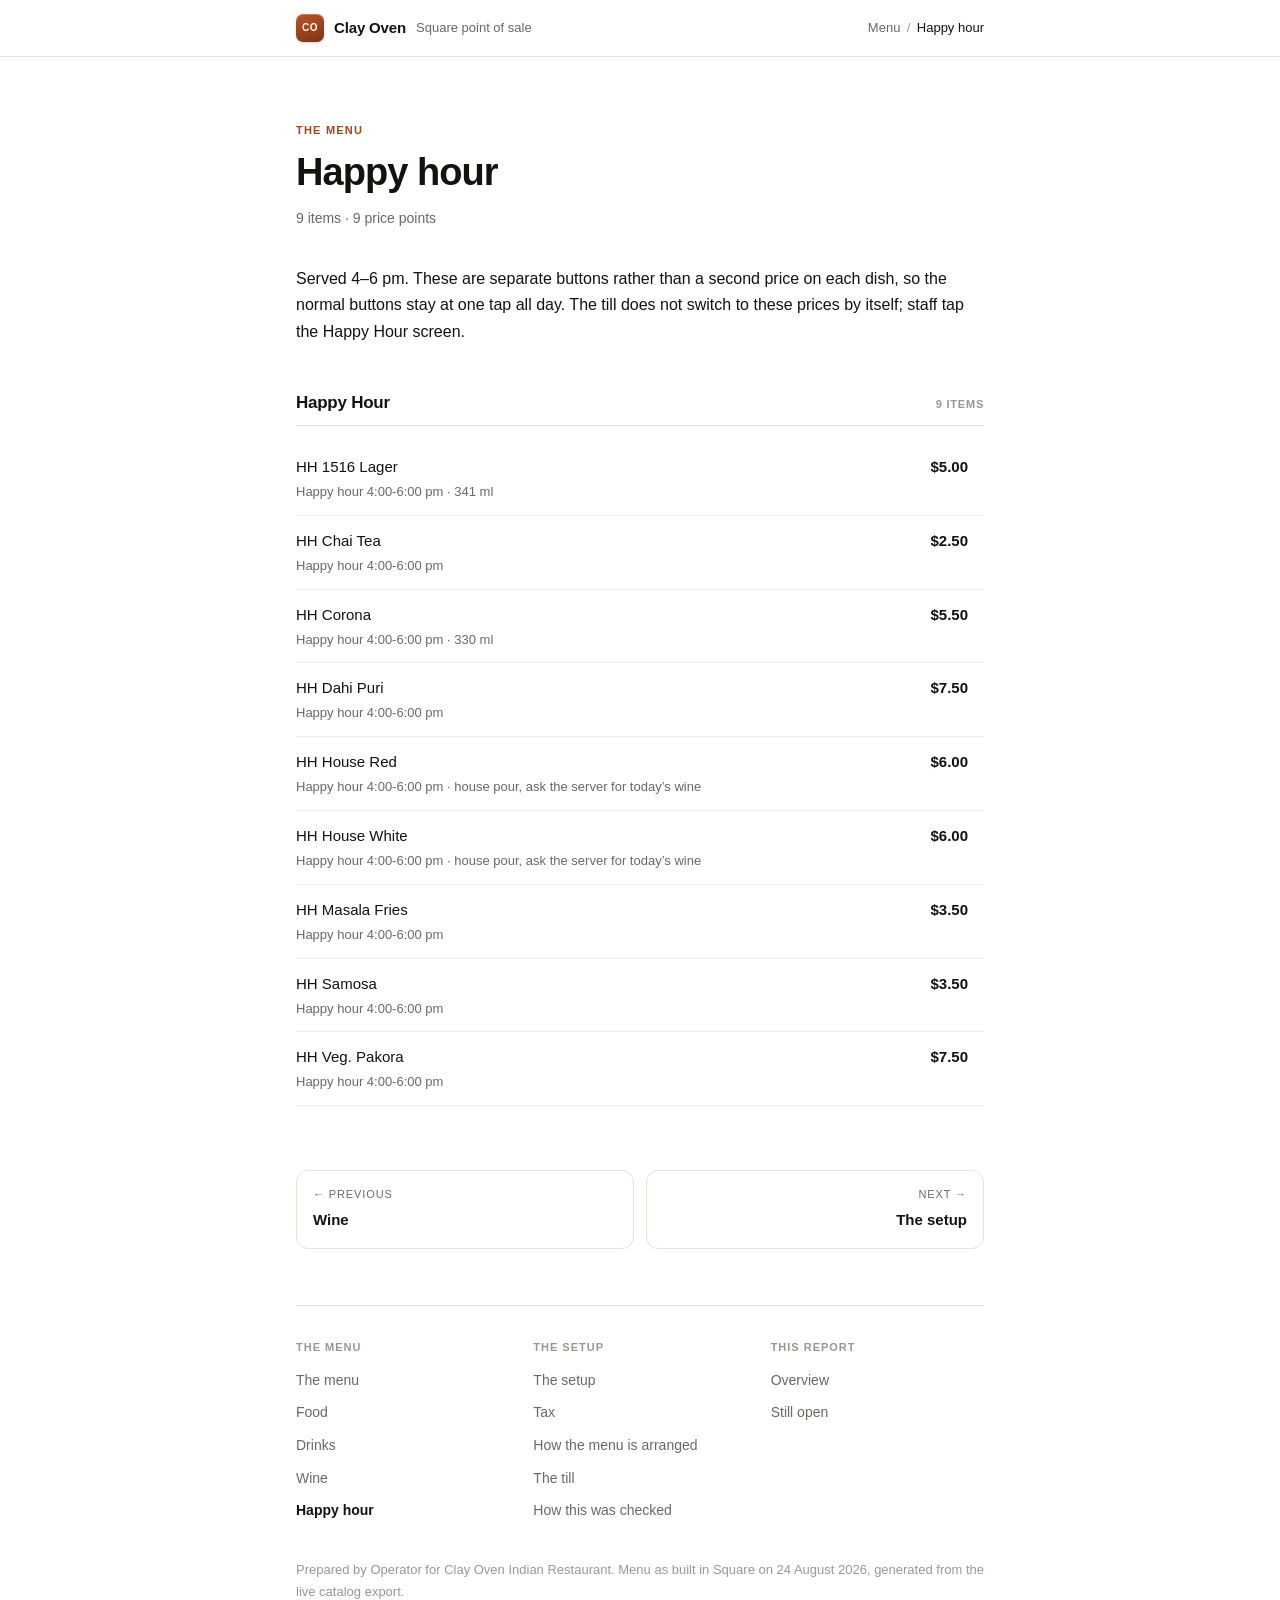
<file: menu/happy-hour/index.html>
<!doctype html>
<html lang="en">
<head>
<meta charset="utf-8">
<meta name="viewport" content="width=device-width, initial-scale=1, viewport-fit=cover">
<meta name="robots" content="noindex, nofollow">
<meta name="color-scheme" content="light">
<meta name="theme-color" content="#ffffff">
<title>Happy hour — Clay Oven menu</title>
<link rel="stylesheet" href="../../style.css?v=2">
</head>
<body>
<a class="skip" href="#content">Skip to content</a>
<header>
  <div class="bar">
    <a class="brand" href="../../"><span class="mark" aria-hidden="true">CO</span><span class="wordmark">Clay Oven</span><span class="sub">Square point of sale</span></a>
    <nav class="crumbs" aria-label="Breadcrumb"><a href="../../menu/">Menu</a><span class="slash" aria-hidden="true">/</span><span class="here" aria-current="page">Happy hour</span></nav>
  </div>
</header>
<main id="content">
  <div class="pagehead">
    <p class="kicker">The menu</p>
    <h1>Happy hour</h1>
    <p class="meta">9 items · 9 price points</p>
  </div>
<p>Served 4–6&nbsp;pm. These are separate buttons rather than a second price on each dish, so the normal buttons stay at one tap all day. The till does not switch to these prices by itself; staff tap the Happy Hour screen.</p>

  <h2 class="cat" id="happy-hour">Happy Hour<span class="count">9 items</span></h2>
  <table class="menu">
    <tbody>
      <tr>
        <td>HH 1516 Lager<span class="note">Happy hour 4:00-6:00 pm · 341 ml</span></td>
        <td class="num"><span class="pp">$5.00</span></td>
      </tr>
      <tr>
        <td>HH Chai Tea<span class="note">Happy hour 4:00-6:00 pm</span></td>
        <td class="num"><span class="pp">$2.50</span></td>
      </tr>
      <tr>
        <td>HH Corona<span class="note">Happy hour 4:00-6:00 pm · 330 ml</span></td>
        <td class="num"><span class="pp">$5.50</span></td>
      </tr>
      <tr>
        <td>HH Dahi Puri<span class="note">Happy hour 4:00-6:00 pm</span></td>
        <td class="num"><span class="pp">$7.50</span></td>
      </tr>
      <tr>
        <td>HH House Red<span class="note">Happy hour 4:00-6:00 pm · house pour, ask the server for today’s wine</span></td>
        <td class="num"><span class="pp">$6.00</span></td>
      </tr>
      <tr>
        <td>HH House White<span class="note">Happy hour 4:00-6:00 pm · house pour, ask the server for today’s wine</span></td>
        <td class="num"><span class="pp">$6.00</span></td>
      </tr>
      <tr>
        <td>HH Masala Fries<span class="note">Happy hour 4:00-6:00 pm</span></td>
        <td class="num"><span class="pp">$3.50</span></td>
      </tr>
      <tr>
        <td>HH Samosa<span class="note">Happy hour 4:00-6:00 pm</span></td>
        <td class="num"><span class="pp">$3.50</span></td>
      </tr>
      <tr>
        <td>HH Veg. Pakora<span class="note">Happy hour 4:00-6:00 pm</span></td>
        <td class="num"><span class="pp">$7.50</span></td>
      </tr>
    </tbody>
  </table>
  <nav class="pager" aria-label="Previous and next page">
    <a class="to-prev" href="../../menu/wine/"><span class="dir">← Previous</span><span class="to">Wine</span></a>
    <a class="to-next" href="../../setup/"><span class="dir">Next →</span><span class="to">The setup</span></a>
  </nav>
  <footer class="siteend">
  <nav class="sitenav" aria-label="All pages">
    <div>
      <h3>The menu</h3>
      <ul class="pages">
        <li><a href="../../menu/">The menu</a></li>
        <li><a href="../../menu/food/">Food</a></li>
        <li><a href="../../menu/drinks/">Drinks</a></li>
        <li><a href="../../menu/wine/">Wine</a></li>
        <li><a href="../../menu/happy-hour/" aria-current="page">Happy hour</a></li>
      </ul>
    </div>
    <div>
      <h3>The setup</h3>
      <ul class="pages">
        <li><a href="../../setup/">The setup</a></li>
        <li><a href="../../setup/tax/">Tax</a></li>
        <li><a href="../../setup/menu/">How the menu is arranged</a></li>
        <li><a href="../../setup/till/">The till</a></li>
        <li><a href="../../setup/verification/">How this was checked</a></li>
      </ul>
    </div>
    <div>
      <h3>This report</h3>
      <ul class="pages">
        <li><a href="../../">Overview</a></li>
        <li><a href="../../open/">Still open</a></li>
      </ul>
    </div>
  </nav>
    <p class="colophon">Prepared by Operator for Clay Oven Indian Restaurant. Menu as built in Square on 24 August 2026, generated from the live catalog export.</p>
  </footer>
</main>
</body>
</html>
</file>
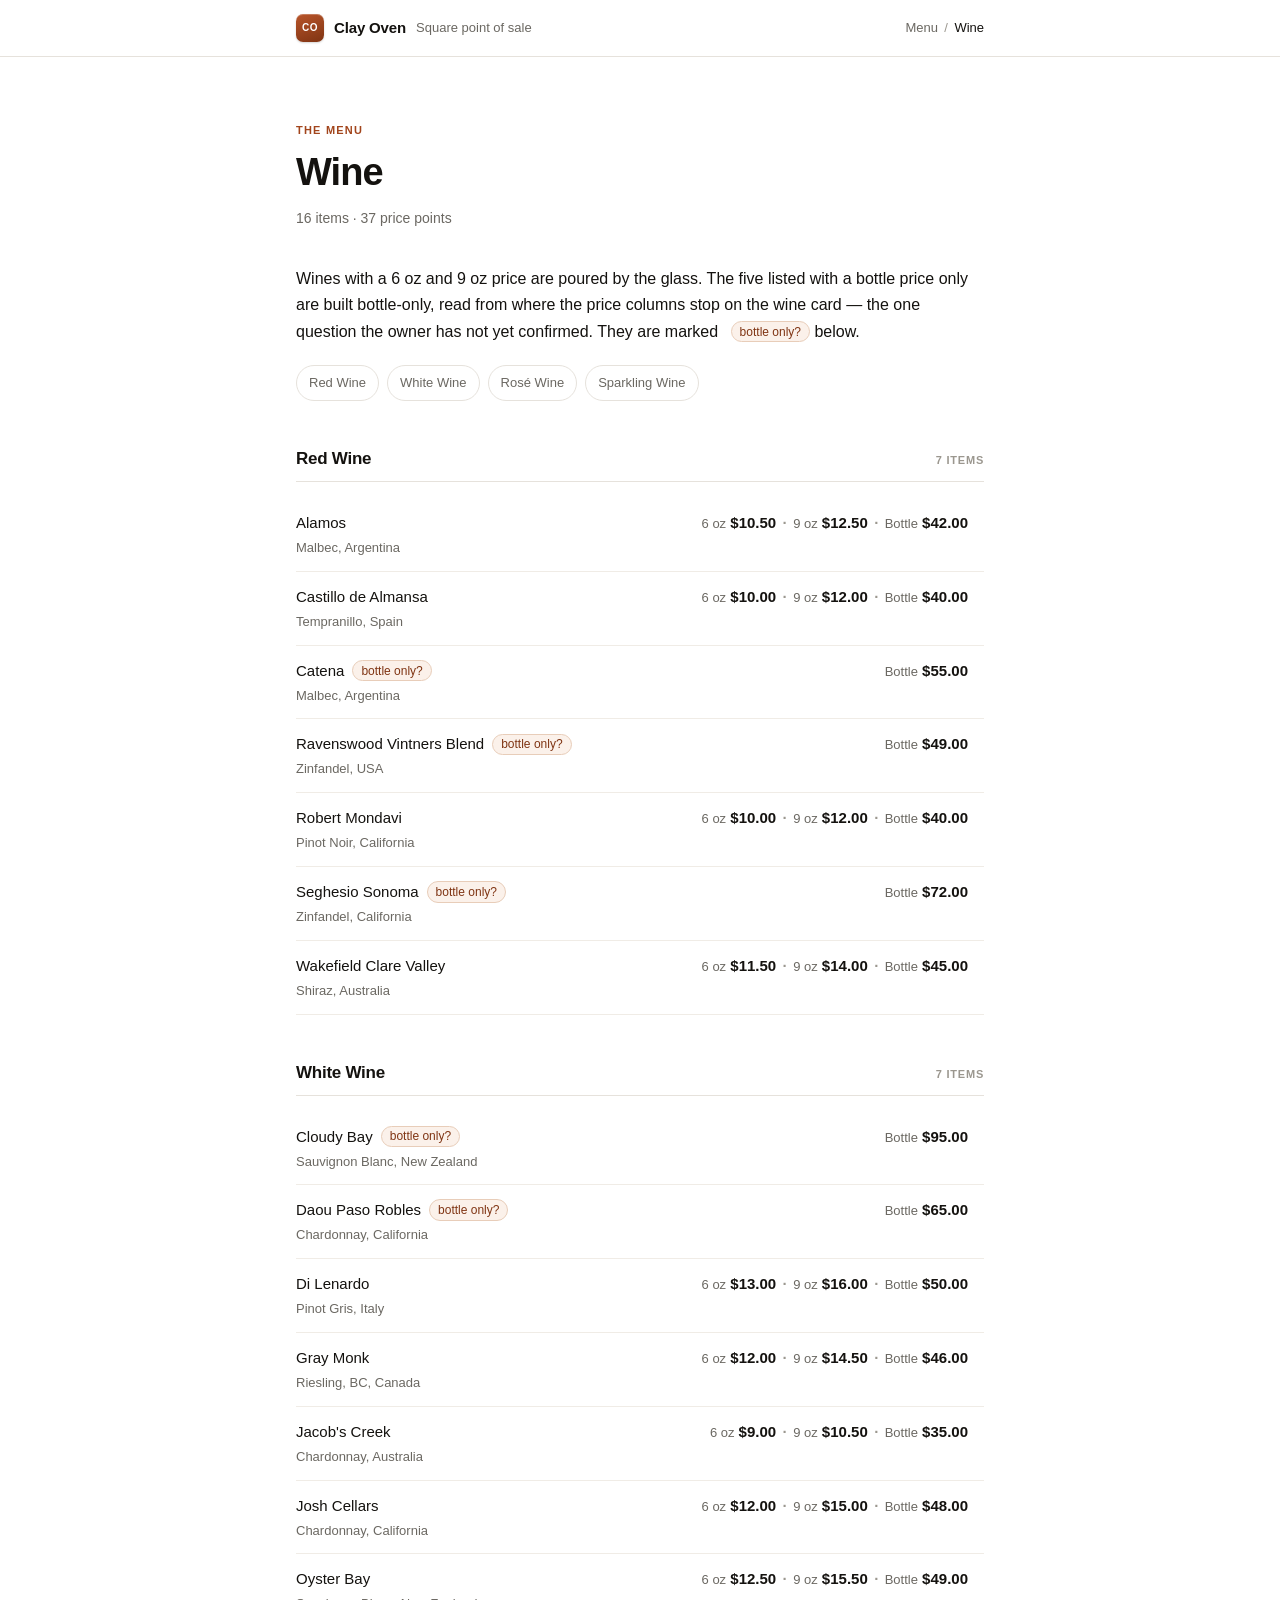
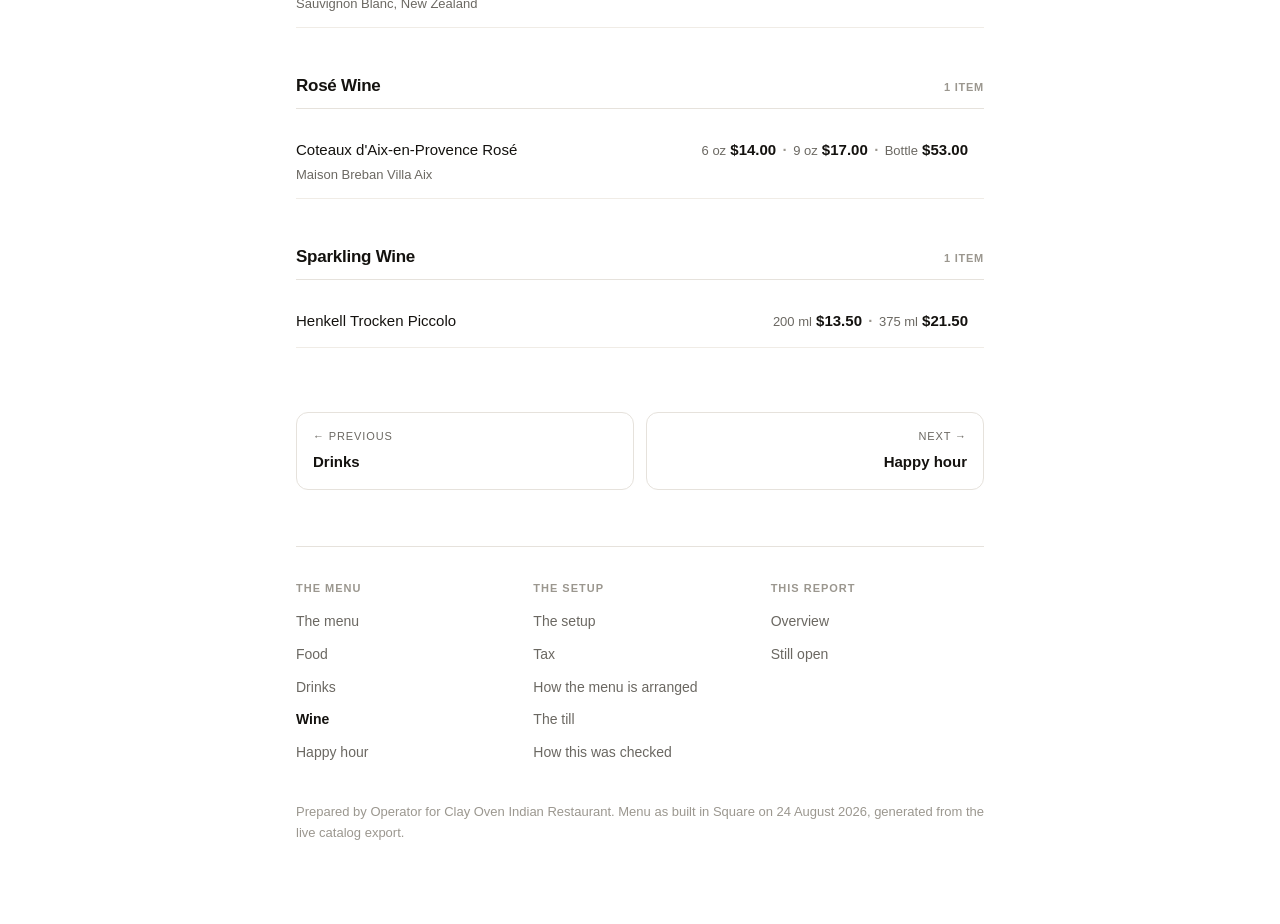
<file: menu/wine/index.html>
<!doctype html>
<html lang="en">
<head>
<meta charset="utf-8">
<meta name="viewport" content="width=device-width, initial-scale=1, viewport-fit=cover">
<meta name="robots" content="noindex, nofollow">
<meta name="color-scheme" content="light">
<meta name="theme-color" content="#ffffff">
<title>Wine — Clay Oven menu</title>
<link rel="stylesheet" href="../../style.css?v=2">
</head>
<body>
<a class="skip" href="#content">Skip to content</a>
<header>
  <div class="bar">
    <a class="brand" href="../../"><span class="mark" aria-hidden="true">CO</span><span class="wordmark">Clay Oven</span><span class="sub">Square point of sale</span></a>
    <nav class="crumbs" aria-label="Breadcrumb"><a href="../../menu/">Menu</a><span class="slash" aria-hidden="true">/</span><span class="here" aria-current="page">Wine</span></nav>
  </div>
</header>
<main id="content">
  <div class="pagehead">
    <p class="kicker">The menu</p>
    <h1>Wine</h1>
    <p class="meta">16 items · 37 price points</p>
  </div>
<p>Wines with a 6&nbsp;oz and 9&nbsp;oz price are poured by the glass. The five listed with a bottle price only are built bottle-only, read from where the price columns stop on the wine card — the one question the owner has not yet confirmed. They are marked <span class="tag open">bottle only?</span> below.</p>

  <nav class="jump" aria-label="Categories on this page">
    <a href="#red-wine">Red Wine</a>
    <a href="#white-wine">White Wine</a>
    <a href="#ros-wine">Rosé Wine</a>
    <a href="#sparkling-wine">Sparkling Wine</a>
  </nav>

  <h2 class="cat" id="red-wine">Red Wine<span class="count">7 items</span></h2>
  <table class="menu">
    <tbody>
      <tr>
        <td>Alamos<span class="note">Malbec, Argentina</span></td>
        <td class="num"><span class="pp"><span class="size">6 oz</span>&nbsp;$10.50</span><span class="sep" aria-hidden="true">·</span><span class="pp"><span class="size">9 oz</span>&nbsp;$12.50</span><span class="sep" aria-hidden="true">·</span><span class="pp"><span class="size">Bottle</span>&nbsp;$42.00</span></td>
      </tr>
      <tr>
        <td>Castillo de Almansa<span class="note">Tempranillo, Spain</span></td>
        <td class="num"><span class="pp"><span class="size">6 oz</span>&nbsp;$10.00</span><span class="sep" aria-hidden="true">·</span><span class="pp"><span class="size">9 oz</span>&nbsp;$12.00</span><span class="sep" aria-hidden="true">·</span><span class="pp"><span class="size">Bottle</span>&nbsp;$40.00</span></td>
      </tr>
      <tr>
        <td>Catena<span class="tag open">bottle only?</span><span class="note">Malbec, Argentina</span></td>
        <td class="num"><span class="pp"><span class="size">Bottle</span>&nbsp;$55.00</span></td>
      </tr>
      <tr>
        <td>Ravenswood Vintners Blend<span class="tag open">bottle only?</span><span class="note">Zinfandel, USA</span></td>
        <td class="num"><span class="pp"><span class="size">Bottle</span>&nbsp;$49.00</span></td>
      </tr>
      <tr>
        <td>Robert Mondavi<span class="note">Pinot Noir, California</span></td>
        <td class="num"><span class="pp"><span class="size">6 oz</span>&nbsp;$10.00</span><span class="sep" aria-hidden="true">·</span><span class="pp"><span class="size">9 oz</span>&nbsp;$12.00</span><span class="sep" aria-hidden="true">·</span><span class="pp"><span class="size">Bottle</span>&nbsp;$40.00</span></td>
      </tr>
      <tr>
        <td>Seghesio Sonoma<span class="tag open">bottle only?</span><span class="note">Zinfandel, California</span></td>
        <td class="num"><span class="pp"><span class="size">Bottle</span>&nbsp;$72.00</span></td>
      </tr>
      <tr>
        <td>Wakefield Clare Valley<span class="note">Shiraz, Australia</span></td>
        <td class="num"><span class="pp"><span class="size">6 oz</span>&nbsp;$11.50</span><span class="sep" aria-hidden="true">·</span><span class="pp"><span class="size">9 oz</span>&nbsp;$14.00</span><span class="sep" aria-hidden="true">·</span><span class="pp"><span class="size">Bottle</span>&nbsp;$45.00</span></td>
      </tr>
    </tbody>
  </table>

  <h2 class="cat" id="white-wine">White Wine<span class="count">7 items</span></h2>
  <table class="menu">
    <tbody>
      <tr>
        <td>Cloudy Bay<span class="tag open">bottle only?</span><span class="note">Sauvignon Blanc, New Zealand</span></td>
        <td class="num"><span class="pp"><span class="size">Bottle</span>&nbsp;$95.00</span></td>
      </tr>
      <tr>
        <td>Daou Paso Robles<span class="tag open">bottle only?</span><span class="note">Chardonnay, California</span></td>
        <td class="num"><span class="pp"><span class="size">Bottle</span>&nbsp;$65.00</span></td>
      </tr>
      <tr>
        <td>Di Lenardo<span class="note">Pinot Gris, Italy</span></td>
        <td class="num"><span class="pp"><span class="size">6 oz</span>&nbsp;$13.00</span><span class="sep" aria-hidden="true">·</span><span class="pp"><span class="size">9 oz</span>&nbsp;$16.00</span><span class="sep" aria-hidden="true">·</span><span class="pp"><span class="size">Bottle</span>&nbsp;$50.00</span></td>
      </tr>
      <tr>
        <td>Gray Monk<span class="note">Riesling, BC, Canada</span></td>
        <td class="num"><span class="pp"><span class="size">6 oz</span>&nbsp;$12.00</span><span class="sep" aria-hidden="true">·</span><span class="pp"><span class="size">9 oz</span>&nbsp;$14.50</span><span class="sep" aria-hidden="true">·</span><span class="pp"><span class="size">Bottle</span>&nbsp;$46.00</span></td>
      </tr>
      <tr>
        <td>Jacob's Creek<span class="note">Chardonnay, Australia</span></td>
        <td class="num"><span class="pp"><span class="size">6 oz</span>&nbsp;$9.00</span><span class="sep" aria-hidden="true">·</span><span class="pp"><span class="size">9 oz</span>&nbsp;$10.50</span><span class="sep" aria-hidden="true">·</span><span class="pp"><span class="size">Bottle</span>&nbsp;$35.00</span></td>
      </tr>
      <tr>
        <td>Josh Cellars<span class="note">Chardonnay, California</span></td>
        <td class="num"><span class="pp"><span class="size">6 oz</span>&nbsp;$12.00</span><span class="sep" aria-hidden="true">·</span><span class="pp"><span class="size">9 oz</span>&nbsp;$15.00</span><span class="sep" aria-hidden="true">·</span><span class="pp"><span class="size">Bottle</span>&nbsp;$48.00</span></td>
      </tr>
      <tr>
        <td>Oyster Bay<span class="note">Sauvignon Blanc, New Zealand</span></td>
        <td class="num"><span class="pp"><span class="size">6 oz</span>&nbsp;$12.50</span><span class="sep" aria-hidden="true">·</span><span class="pp"><span class="size">9 oz</span>&nbsp;$15.50</span><span class="sep" aria-hidden="true">·</span><span class="pp"><span class="size">Bottle</span>&nbsp;$49.00</span></td>
      </tr>
    </tbody>
  </table>

  <h2 class="cat" id="ros-wine">Rosé Wine<span class="count">1 item</span></h2>
  <table class="menu">
    <tbody>
      <tr>
        <td>Coteaux d'Aix-en-Provence Rosé<span class="note">Maison Breban Villa Aix</span></td>
        <td class="num"><span class="pp"><span class="size">6 oz</span>&nbsp;$14.00</span><span class="sep" aria-hidden="true">·</span><span class="pp"><span class="size">9 oz</span>&nbsp;$17.00</span><span class="sep" aria-hidden="true">·</span><span class="pp"><span class="size">Bottle</span>&nbsp;$53.00</span></td>
      </tr>
    </tbody>
  </table>

  <h2 class="cat" id="sparkling-wine">Sparkling Wine<span class="count">1 item</span></h2>
  <table class="menu">
    <tbody>
      <tr>
        <td>Henkell Trocken Piccolo</td>
        <td class="num"><span class="pp"><span class="size">200 ml</span>&nbsp;$13.50</span><span class="sep" aria-hidden="true">·</span><span class="pp"><span class="size">375 ml</span>&nbsp;$21.50</span></td>
      </tr>
    </tbody>
  </table>
  <nav class="pager" aria-label="Previous and next page">
    <a class="to-prev" href="../../menu/drinks/"><span class="dir">← Previous</span><span class="to">Drinks</span></a>
    <a class="to-next" href="../../menu/happy-hour/"><span class="dir">Next →</span><span class="to">Happy hour</span></a>
  </nav>
  <footer class="siteend">
  <nav class="sitenav" aria-label="All pages">
    <div>
      <h3>The menu</h3>
      <ul class="pages">
        <li><a href="../../menu/">The menu</a></li>
        <li><a href="../../menu/food/">Food</a></li>
        <li><a href="../../menu/drinks/">Drinks</a></li>
        <li><a href="../../menu/wine/" aria-current="page">Wine</a></li>
        <li><a href="../../menu/happy-hour/">Happy hour</a></li>
      </ul>
    </div>
    <div>
      <h3>The setup</h3>
      <ul class="pages">
        <li><a href="../../setup/">The setup</a></li>
        <li><a href="../../setup/tax/">Tax</a></li>
        <li><a href="../../setup/menu/">How the menu is arranged</a></li>
        <li><a href="../../setup/till/">The till</a></li>
        <li><a href="../../setup/verification/">How this was checked</a></li>
      </ul>
    </div>
    <div>
      <h3>This report</h3>
      <ul class="pages">
        <li><a href="../../">Overview</a></li>
        <li><a href="../../open/">Still open</a></li>
      </ul>
    </div>
  </nav>
    <p class="colophon">Prepared by Operator for Clay Oven Indian Restaurant. Menu as built in Square on 24 August 2026, generated from the live catalog export.</p>
  </footer>
</main>
</body>
</html>
</file>
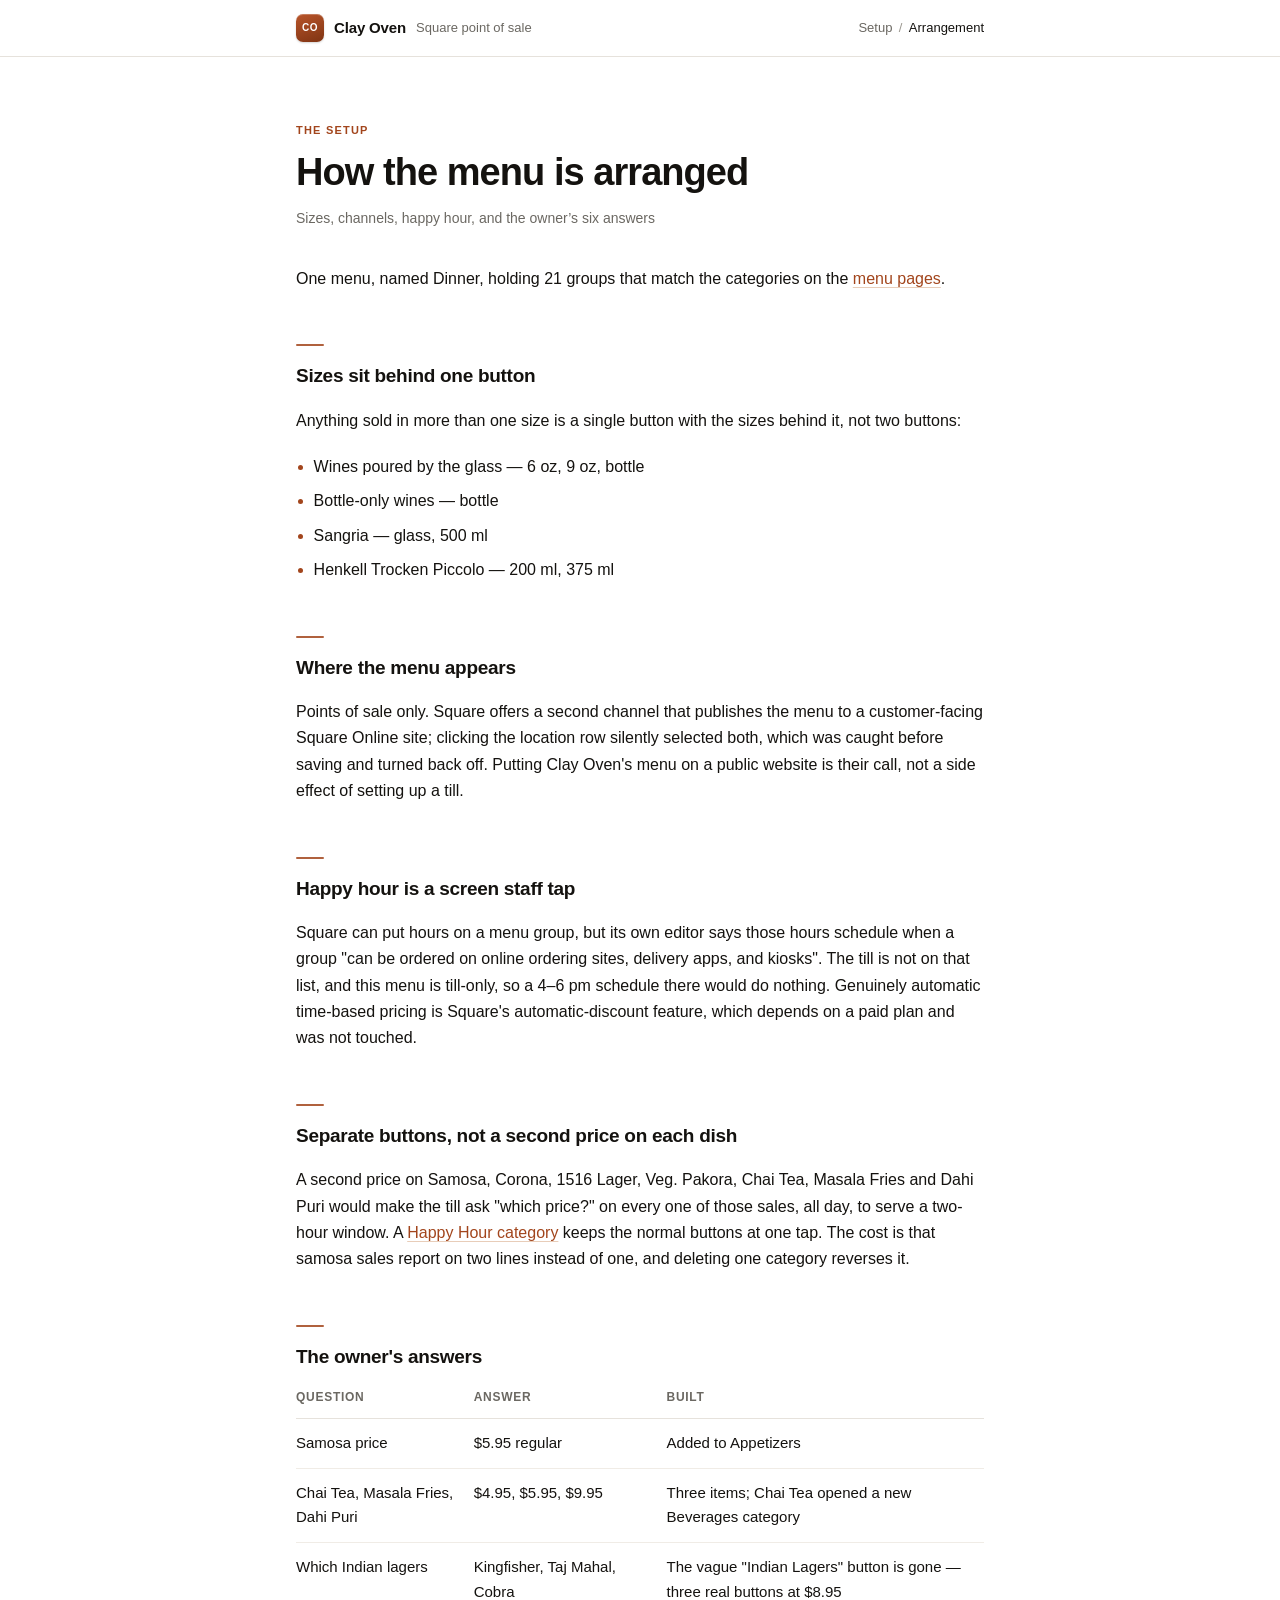
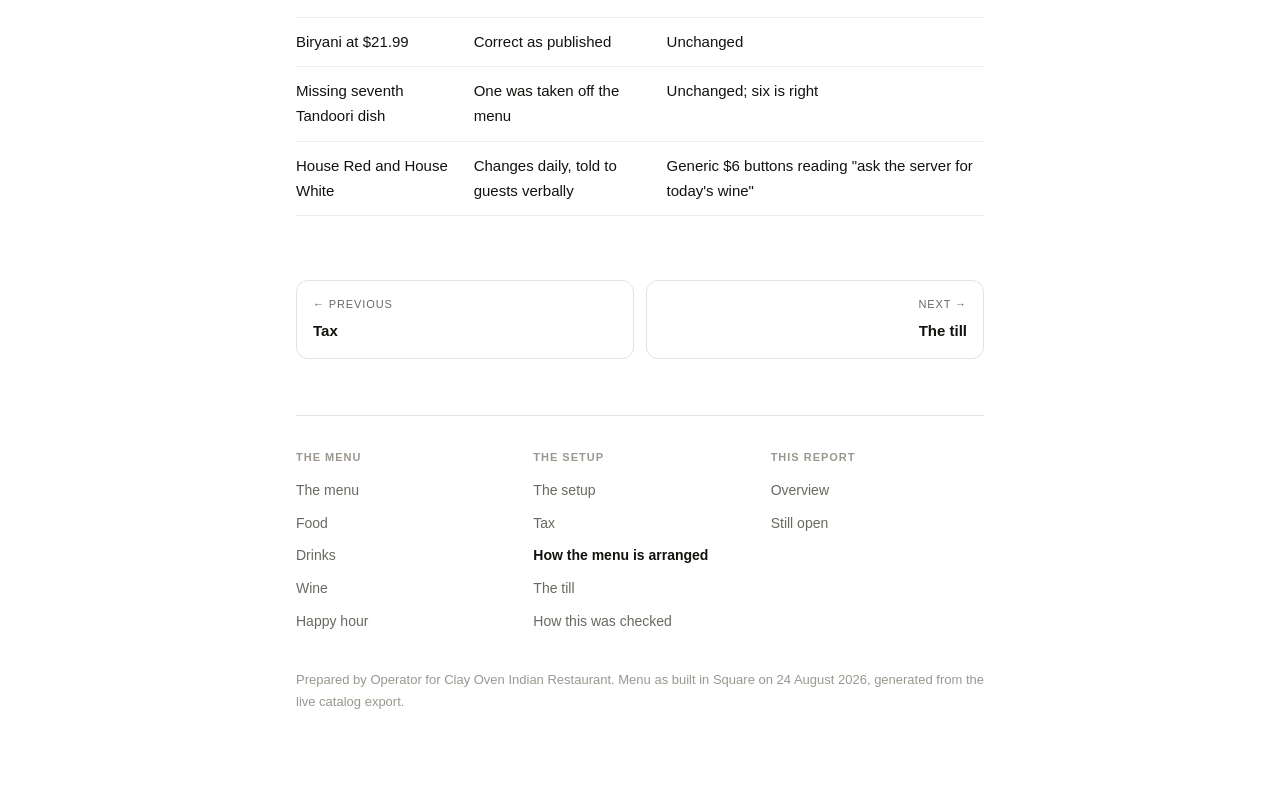
<file: setup/menu/index.html>
<!doctype html>
<html lang="en">
<head>
<meta charset="utf-8">
<meta name="viewport" content="width=device-width, initial-scale=1, viewport-fit=cover">
<meta name="robots" content="noindex, nofollow">
<meta name="color-scheme" content="light">
<meta name="theme-color" content="#ffffff">
<title>How the menu is arranged — Clay Oven</title>
<link rel="stylesheet" href="../../style.css?v=2">
</head>
<body>
<a class="skip" href="#content">Skip to content</a>
<header>
  <div class="bar">
    <a class="brand" href="../../"><span class="mark" aria-hidden="true">CO</span><span class="wordmark">Clay Oven</span><span class="sub">Square point of sale</span></a>
    <nav class="crumbs" aria-label="Breadcrumb"><a href="../../setup/">Setup</a><span class="slash" aria-hidden="true">/</span><span class="here" aria-current="page">Arrangement</span></nav>
  </div>
</header>
<main id="content">
  <div class="pagehead">
    <p class="kicker">The setup</p>
    <h1>How the menu is arranged</h1>
    <p class="meta">Sizes, channels, happy hour, and the owner’s six answers</p>
  </div>
  <p>One menu, named Dinner, holding 21 groups that match the categories on the <a href="../../menu/">menu pages</a>.</p>

  <h2>Sizes sit behind one button</h2>

  <p>Anything sold in more than one size is a single button with the sizes behind it, not two buttons:</p>

  <ul>
    <li>Wines poured by the glass — 6&nbsp;oz, 9&nbsp;oz, bottle</li>
    <li>Bottle-only wines — bottle</li>
    <li>Sangria — glass, 500&nbsp;ml</li>
    <li>Henkell Trocken Piccolo — 200&nbsp;ml, 375&nbsp;ml</li>
  </ul>

  <h2>Where the menu appears</h2>

  <p>Points of sale only. Square offers a second channel that publishes the menu to a customer-facing Square Online site; clicking the location row silently selected both, which was caught before saving and turned back off. Putting Clay Oven's menu on a public website is their call, not a side effect of setting up a till.</p>

  <h2>Happy hour is a screen staff tap</h2>

  <p>Square can put hours on a menu group, but its own editor says those hours schedule when a group "can be ordered on online ordering sites, delivery apps, and kiosks". The till is not on that list, and this menu is till-only, so a 4–6&nbsp;pm schedule there would do nothing. Genuinely automatic time-based pricing is Square's automatic-discount feature, which depends on a paid plan and was not touched.</p>

  <h2>Separate buttons, not a second price on each dish</h2>

  <p>A second price on Samosa, Corona, 1516 Lager, Veg. Pakora, Chai Tea, Masala Fries and Dahi Puri would make the till ask "which price?" on every one of those sales, all day, to serve a two-hour window. A <a href="../../menu/happy-hour/">Happy Hour category</a> keeps the normal buttons at one tap. The cost is that samosa sales report on two lines instead of one, and deleting one category reverses it.</p>

  <h2>The owner's answers</h2>

  <table>
    <thead><tr><th>Question</th><th>Answer</th><th>Built</th></tr></thead>
    <tbody>
      <tr><td>Samosa price</td><td>$5.95 regular</td><td>Added to Appetizers</td></tr>
      <tr><td>Chai Tea, Masala Fries, Dahi Puri</td><td>$4.95, $5.95, $9.95</td><td>Three items; Chai Tea opened a new Beverages category</td></tr>
      <tr><td>Which Indian lagers</td><td>Kingfisher, Taj Mahal, Cobra</td><td>The vague "Indian Lagers" button is gone — three real buttons at $8.95</td></tr>
      <tr><td>Biryani at $21.99</td><td>Correct as published</td><td>Unchanged</td></tr>
      <tr><td>Missing seventh Tandoori dish</td><td>One was taken off the menu</td><td>Unchanged; six is right</td></tr>
      <tr><td>House Red and House White</td><td>Changes daily, told to guests verbally</td><td>Generic $6 buttons reading "ask the server for today's wine"</td></tr>
    </tbody>
  </table>
  <nav class="pager" aria-label="Previous and next page">
    <a class="to-prev" href="../../setup/tax/"><span class="dir">← Previous</span><span class="to">Tax</span></a>
    <a class="to-next" href="../../setup/till/"><span class="dir">Next →</span><span class="to">The till</span></a>
  </nav>
  <footer class="siteend">
  <nav class="sitenav" aria-label="All pages">
    <div>
      <h3>The menu</h3>
      <ul class="pages">
        <li><a href="../../menu/">The menu</a></li>
        <li><a href="../../menu/food/">Food</a></li>
        <li><a href="../../menu/drinks/">Drinks</a></li>
        <li><a href="../../menu/wine/">Wine</a></li>
        <li><a href="../../menu/happy-hour/">Happy hour</a></li>
      </ul>
    </div>
    <div>
      <h3>The setup</h3>
      <ul class="pages">
        <li><a href="../../setup/">The setup</a></li>
        <li><a href="../../setup/tax/">Tax</a></li>
        <li><a href="../../setup/menu/" aria-current="page">How the menu is arranged</a></li>
        <li><a href="../../setup/till/">The till</a></li>
        <li><a href="../../setup/verification/">How this was checked</a></li>
      </ul>
    </div>
    <div>
      <h3>This report</h3>
      <ul class="pages">
        <li><a href="../../">Overview</a></li>
        <li><a href="../../open/">Still open</a></li>
      </ul>
    </div>
  </nav>
    <p class="colophon">Prepared by Operator for Clay Oven Indian Restaurant. Menu as built in Square on 24 August 2026, generated from the live catalog export.</p>
  </footer>
</main>
</body>
</html>
</file>
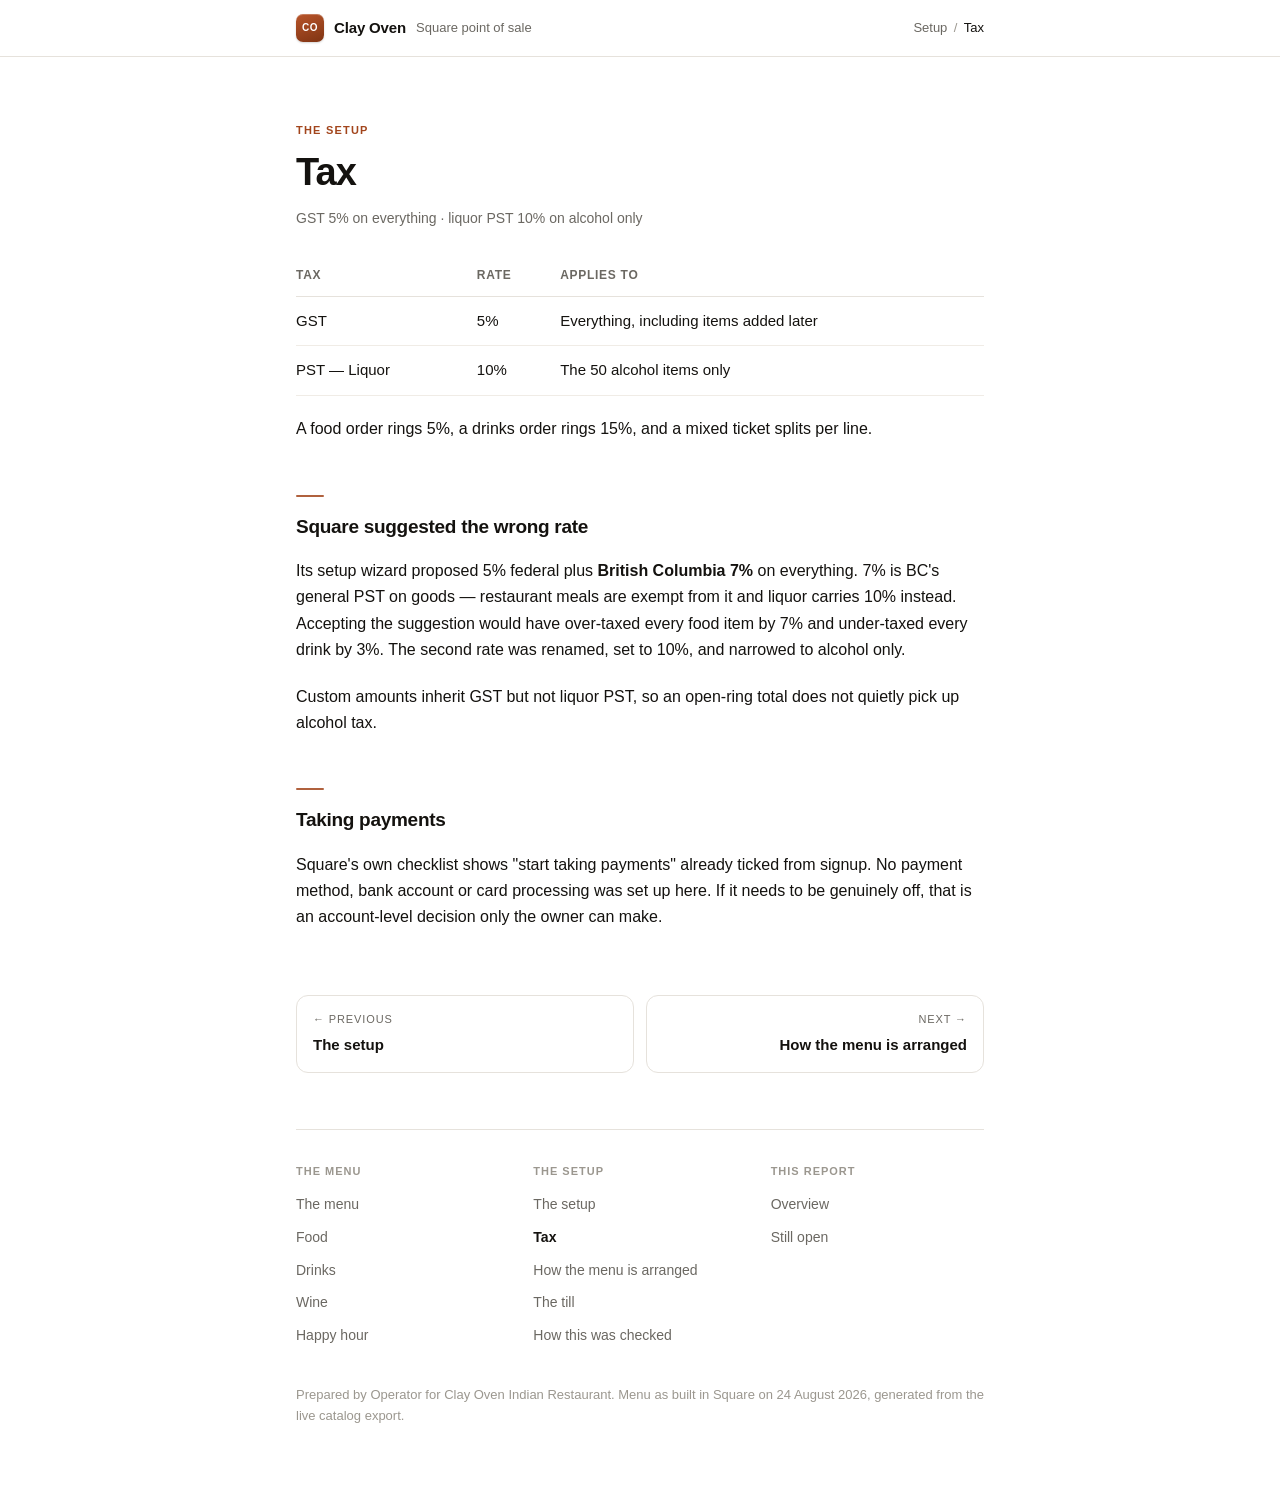
<file: setup/tax/index.html>
<!doctype html>
<html lang="en">
<head>
<meta charset="utf-8">
<meta name="viewport" content="width=device-width, initial-scale=1, viewport-fit=cover">
<meta name="robots" content="noindex, nofollow">
<meta name="color-scheme" content="light">
<meta name="theme-color" content="#ffffff">
<title>Tax — Clay Oven</title>
<link rel="stylesheet" href="../../style.css?v=2">
</head>
<body>
<a class="skip" href="#content">Skip to content</a>
<header>
  <div class="bar">
    <a class="brand" href="../../"><span class="mark" aria-hidden="true">CO</span><span class="wordmark">Clay Oven</span><span class="sub">Square point of sale</span></a>
    <nav class="crumbs" aria-label="Breadcrumb"><a href="../../setup/">Setup</a><span class="slash" aria-hidden="true">/</span><span class="here" aria-current="page">Tax</span></nav>
  </div>
</header>
<main id="content">
  <div class="pagehead">
    <p class="kicker">The setup</p>
    <h1>Tax</h1>
    <p class="meta">GST 5% on everything · liquor PST 10% on alcohol only</p>
  </div>
  <table>
    <thead><tr><th>Tax</th><th>Rate</th><th>Applies to</th></tr></thead>
    <tbody>
      <tr><td>GST</td><td class="num">5%</td><td>Everything, including items added later</td></tr>
      <tr><td>PST — Liquor</td><td class="num">10%</td><td>The 50 alcohol items only</td></tr>
    </tbody>
  </table>

  <p>A food order rings 5%, a drinks order rings 15%, and a mixed ticket splits per line.</p>

  <h2>Square suggested the wrong rate</h2>

  <p>Its setup wizard proposed 5% federal plus <b>British Columbia 7%</b> on everything. 7% is BC's general PST on goods — restaurant meals are exempt from it and liquor carries 10% instead. Accepting the suggestion would have over-taxed every food item by 7% and under-taxed every drink by 3%. The second rate was renamed, set to 10%, and narrowed to alcohol only.</p>

  <p>Custom amounts inherit GST but not liquor PST, so an open-ring total does not quietly pick up alcohol tax.</p>

  <h2>Taking payments</h2>

  <p>Square's own checklist shows "start taking payments" already ticked from signup. No payment method, bank account or card processing was set up here. If it needs to be genuinely off, that is an account-level decision only the owner can make.</p>
  <nav class="pager" aria-label="Previous and next page">
    <a class="to-prev" href="../../setup/"><span class="dir">← Previous</span><span class="to">The setup</span></a>
    <a class="to-next" href="../../setup/menu/"><span class="dir">Next →</span><span class="to">How the menu is arranged</span></a>
  </nav>
  <footer class="siteend">
  <nav class="sitenav" aria-label="All pages">
    <div>
      <h3>The menu</h3>
      <ul class="pages">
        <li><a href="../../menu/">The menu</a></li>
        <li><a href="../../menu/food/">Food</a></li>
        <li><a href="../../menu/drinks/">Drinks</a></li>
        <li><a href="../../menu/wine/">Wine</a></li>
        <li><a href="../../menu/happy-hour/">Happy hour</a></li>
      </ul>
    </div>
    <div>
      <h3>The setup</h3>
      <ul class="pages">
        <li><a href="../../setup/">The setup</a></li>
        <li><a href="../../setup/tax/" aria-current="page">Tax</a></li>
        <li><a href="../../setup/menu/">How the menu is arranged</a></li>
        <li><a href="../../setup/till/">The till</a></li>
        <li><a href="../../setup/verification/">How this was checked</a></li>
      </ul>
    </div>
    <div>
      <h3>This report</h3>
      <ul class="pages">
        <li><a href="../../">Overview</a></li>
        <li><a href="../../open/">Still open</a></li>
      </ul>
    </div>
  </nav>
    <p class="colophon">Prepared by Operator for Clay Oven Indian Restaurant. Menu as built in Square on 24 August 2026, generated from the live catalog export.</p>
  </footer>
</main>
</body>
</html>
</file>
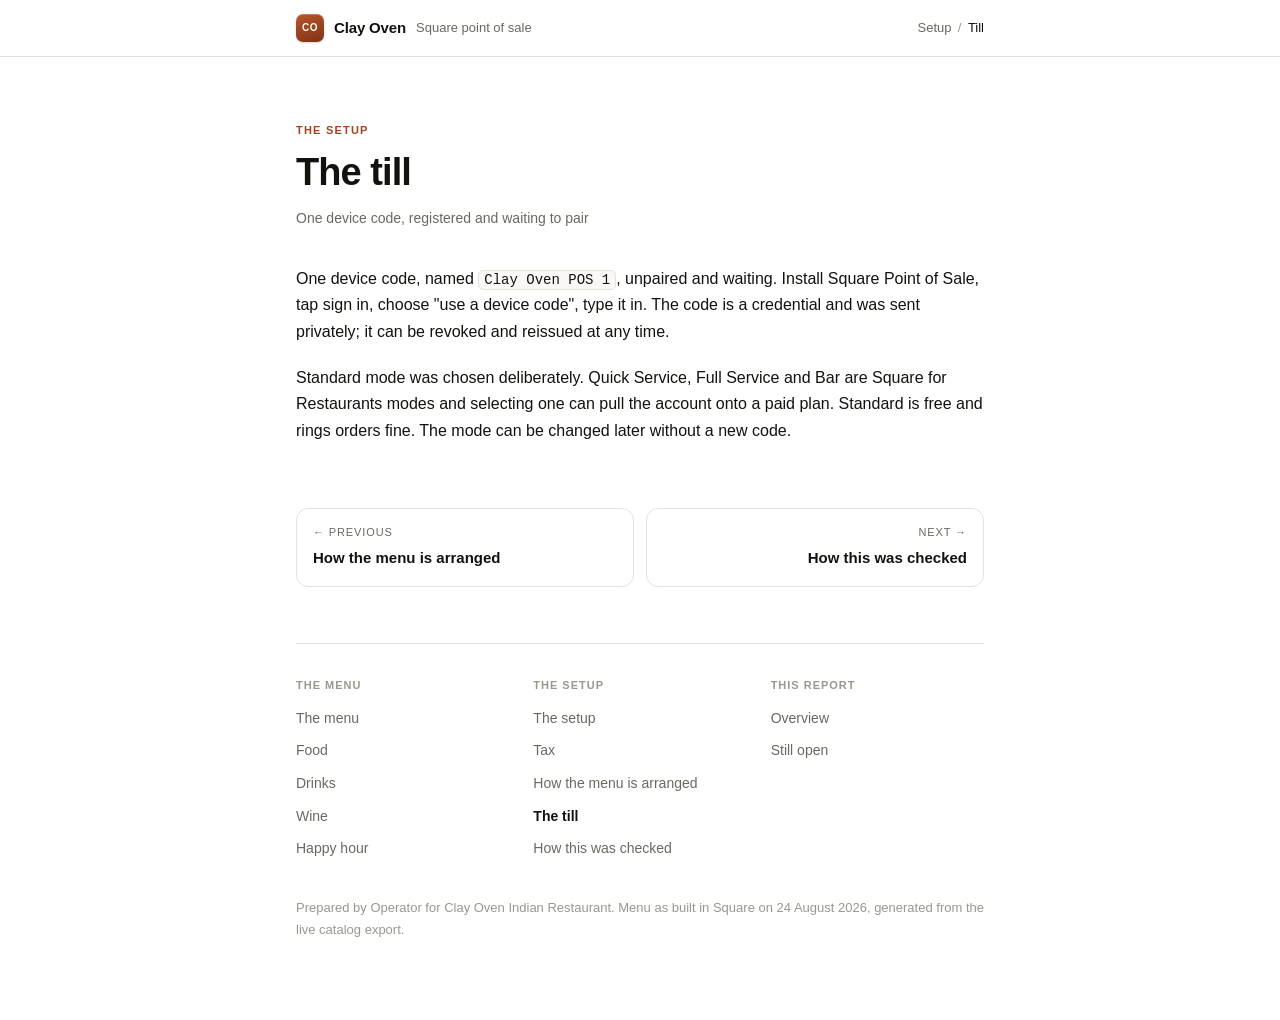
<file: setup/till/index.html>
<!doctype html>
<html lang="en">
<head>
<meta charset="utf-8">
<meta name="viewport" content="width=device-width, initial-scale=1, viewport-fit=cover">
<meta name="robots" content="noindex, nofollow">
<meta name="color-scheme" content="light">
<meta name="theme-color" content="#ffffff">
<title>The till — Clay Oven</title>
<link rel="stylesheet" href="../../style.css?v=2">
</head>
<body>
<a class="skip" href="#content">Skip to content</a>
<header>
  <div class="bar">
    <a class="brand" href="../../"><span class="mark" aria-hidden="true">CO</span><span class="wordmark">Clay Oven</span><span class="sub">Square point of sale</span></a>
    <nav class="crumbs" aria-label="Breadcrumb"><a href="../../setup/">Setup</a><span class="slash" aria-hidden="true">/</span><span class="here" aria-current="page">Till</span></nav>
  </div>
</header>
<main id="content">
  <div class="pagehead">
    <p class="kicker">The setup</p>
    <h1>The till</h1>
    <p class="meta">One device code, registered and waiting to pair</p>
  </div>
  <p>One device code, named <code>Clay Oven POS 1</code>, unpaired and waiting. Install Square Point of Sale, tap sign in, choose "use a device code", type it in. The code is a credential and was sent privately; it can be revoked and reissued at any time.</p>

  <p>Standard mode was chosen deliberately. Quick Service, Full Service and Bar are Square for Restaurants modes and selecting one can pull the account onto a paid plan. Standard is free and rings orders fine. The mode can be changed later without a new code.</p>
  <nav class="pager" aria-label="Previous and next page">
    <a class="to-prev" href="../../setup/menu/"><span class="dir">← Previous</span><span class="to">How the menu is arranged</span></a>
    <a class="to-next" href="../../setup/verification/"><span class="dir">Next →</span><span class="to">How this was checked</span></a>
  </nav>
  <footer class="siteend">
  <nav class="sitenav" aria-label="All pages">
    <div>
      <h3>The menu</h3>
      <ul class="pages">
        <li><a href="../../menu/">The menu</a></li>
        <li><a href="../../menu/food/">Food</a></li>
        <li><a href="../../menu/drinks/">Drinks</a></li>
        <li><a href="../../menu/wine/">Wine</a></li>
        <li><a href="../../menu/happy-hour/">Happy hour</a></li>
      </ul>
    </div>
    <div>
      <h3>The setup</h3>
      <ul class="pages">
        <li><a href="../../setup/">The setup</a></li>
        <li><a href="../../setup/tax/">Tax</a></li>
        <li><a href="../../setup/menu/">How the menu is arranged</a></li>
        <li><a href="../../setup/till/" aria-current="page">The till</a></li>
        <li><a href="../../setup/verification/">How this was checked</a></li>
      </ul>
    </div>
    <div>
      <h3>This report</h3>
      <ul class="pages">
        <li><a href="../../">Overview</a></li>
        <li><a href="../../open/">Still open</a></li>
      </ul>
    </div>
  </nav>
    <p class="colophon">Prepared by Operator for Clay Oven Indian Restaurant. Menu as built in Square on 24 August 2026, generated from the live catalog export.</p>
  </footer>
</main>
</body>
</html>
</file>
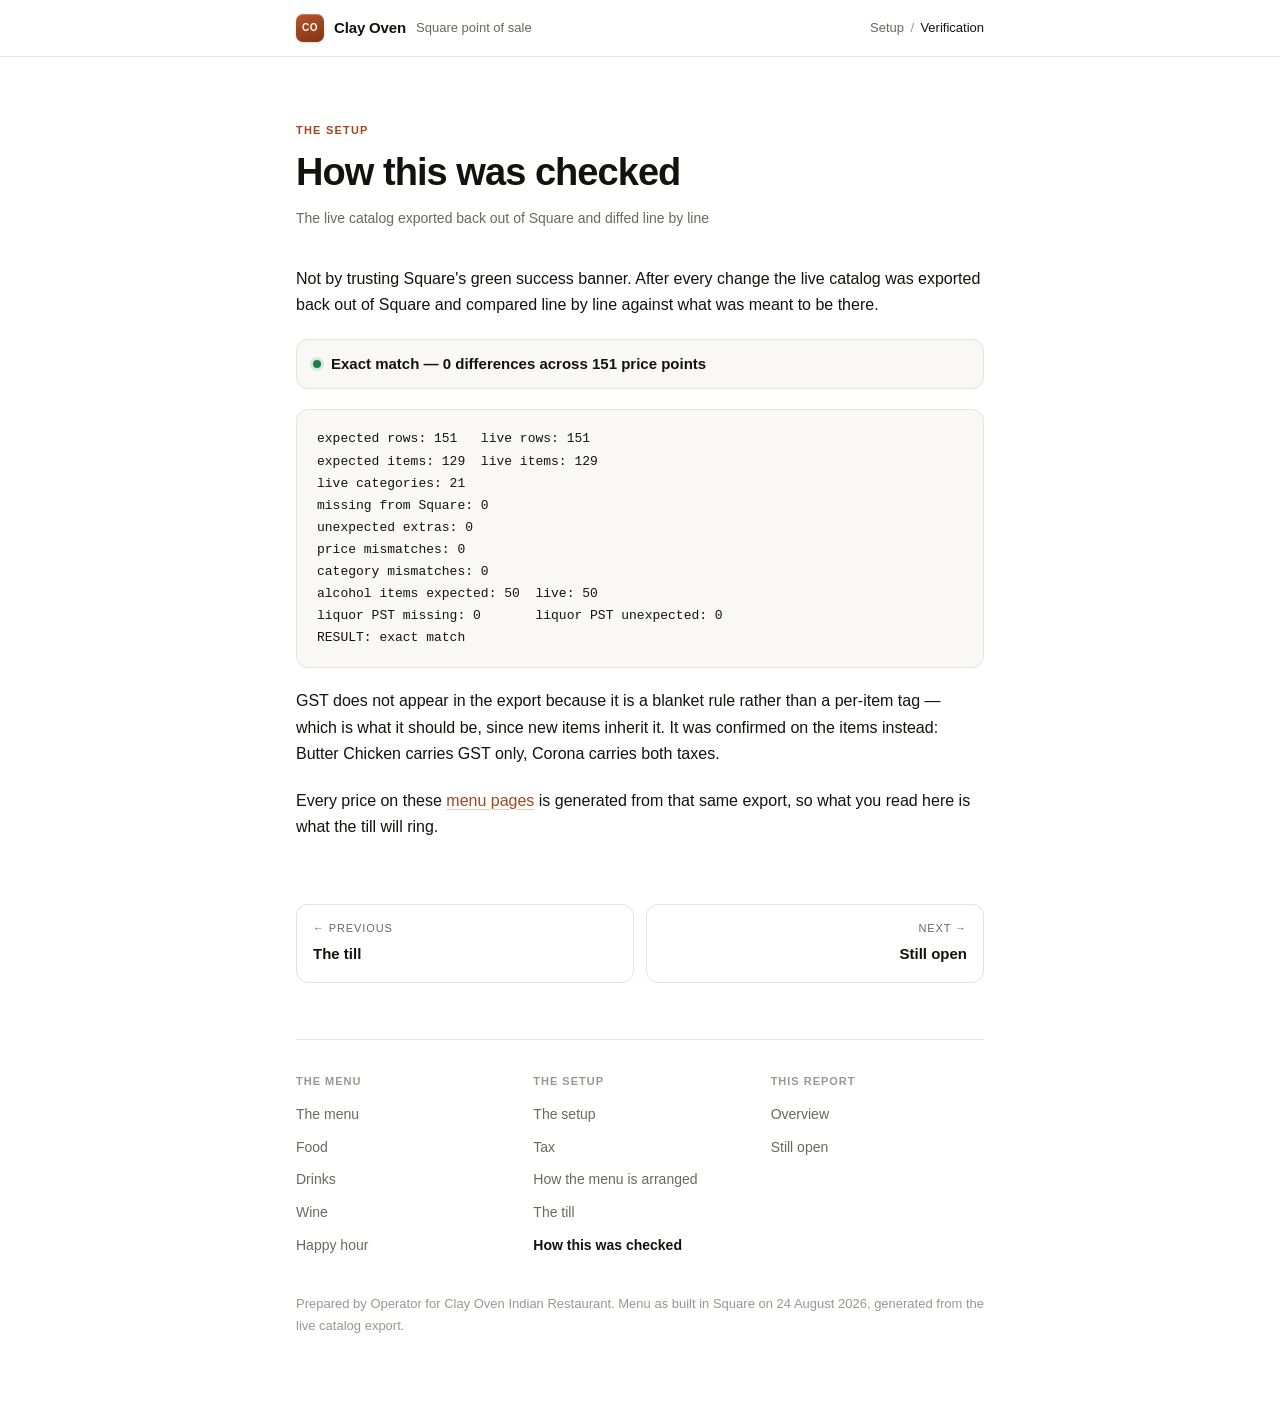
<file: setup/verification/index.html>
<!doctype html>
<html lang="en">
<head>
<meta charset="utf-8">
<meta name="viewport" content="width=device-width, initial-scale=1, viewport-fit=cover">
<meta name="robots" content="noindex, nofollow">
<meta name="color-scheme" content="light">
<meta name="theme-color" content="#ffffff">
<title>How this was checked — Clay Oven</title>
<link rel="stylesheet" href="../../style.css?v=2">
</head>
<body>
<a class="skip" href="#content">Skip to content</a>
<header>
  <div class="bar">
    <a class="brand" href="../../"><span class="mark" aria-hidden="true">CO</span><span class="wordmark">Clay Oven</span><span class="sub">Square point of sale</span></a>
    <nav class="crumbs" aria-label="Breadcrumb"><a href="../../setup/">Setup</a><span class="slash" aria-hidden="true">/</span><span class="here" aria-current="page">Verification</span></nav>
  </div>
</header>
<main id="content">
  <div class="pagehead">
    <p class="kicker">The setup</p>
    <h1>How this was checked</h1>
    <p class="meta">The live catalog exported back out of Square and diffed line by line</p>
  </div>
  <p>Not by trusting Square's green success banner. After every change the live catalog was exported back out of Square and compared line by line against what was meant to be there.</p>

  <p class="status ok"><span class="dot" aria-hidden="true"></span>Exact match — 0 differences across 151 price points</p>

<pre><code>expected rows: 151   live rows: 151
expected items: 129  live items: 129
live categories: 21
missing from Square: 0
unexpected extras: 0
price mismatches: 0
category mismatches: 0
alcohol items expected: 50  live: 50
liquor PST missing: 0       liquor PST unexpected: 0
RESULT: exact match</code></pre>

  <p>GST does not appear in the export because it is a blanket rule rather than a per-item tag — which is what it should be, since new items inherit it. It was confirmed on the items instead: Butter Chicken carries GST only, Corona carries both taxes.</p>

  <p>Every price on these <a href="../../menu/">menu pages</a> is generated from that same export, so what you read here is what the till will ring.</p>
  <nav class="pager" aria-label="Previous and next page">
    <a class="to-prev" href="../../setup/till/"><span class="dir">← Previous</span><span class="to">The till</span></a>
    <a class="to-next" href="../../open/"><span class="dir">Next →</span><span class="to">Still open</span></a>
  </nav>
  <footer class="siteend">
  <nav class="sitenav" aria-label="All pages">
    <div>
      <h3>The menu</h3>
      <ul class="pages">
        <li><a href="../../menu/">The menu</a></li>
        <li><a href="../../menu/food/">Food</a></li>
        <li><a href="../../menu/drinks/">Drinks</a></li>
        <li><a href="../../menu/wine/">Wine</a></li>
        <li><a href="../../menu/happy-hour/">Happy hour</a></li>
      </ul>
    </div>
    <div>
      <h3>The setup</h3>
      <ul class="pages">
        <li><a href="../../setup/">The setup</a></li>
        <li><a href="../../setup/tax/">Tax</a></li>
        <li><a href="../../setup/menu/">How the menu is arranged</a></li>
        <li><a href="../../setup/till/">The till</a></li>
        <li><a href="../../setup/verification/" aria-current="page">How this was checked</a></li>
      </ul>
    </div>
    <div>
      <h3>This report</h3>
      <ul class="pages">
        <li><a href="../../">Overview</a></li>
        <li><a href="../../open/">Still open</a></li>
      </ul>
    </div>
  </nav>
    <p class="colophon">Prepared by Operator for Clay Oven Indian Restaurant. Menu as built in Square on 24 August 2026, generated from the live catalog export.</p>
  </footer>
</main>
</body>
</html>
</file>
<file: style.css>
:root {
  --bg: #ffffff;
  --paper: #faf8f6;
  --fg: #14120f;
  --muted: #6b6862;
  --faint: #9b978f;
  --line: #e6e2dc;
  --line-soft: #f0ece6;
  --accent: #a2451c;
  --accent-ink: #7f3413;
  --accent-soft: #fbf1ea;
  --accent-line: #e8cdb9;
  --radius: 12px;
  --wrap: 46rem;
  --pad: 1.5rem;
}
* { box-sizing: border-box; }
html {
  -webkit-text-size-adjust: 100%;
  color-scheme: light;
  scroll-behavior: smooth;
}
body {
  margin: 0;
  background: var(--bg);
  color: var(--fg);
  font: 16px/1.65 ui-sans-serif, -apple-system, BlinkMacSystemFont, "Segoe UI", Roboto, Helvetica, Arial, sans-serif;
  -webkit-font-smoothing: antialiased;
  text-rendering: optimizeLegibility;
  touch-action: manipulation;
}

/* ------------------------------------------------------------------ chrome */

.skip {
  position: absolute;
  left: -9999px;
}
.skip:focus {
  position: fixed;
  left: 0.75rem;
  top: 0.75rem;
  z-index: 20;
  background: var(--fg);
  color: #fff;
  padding: 0.6rem 0.9rem;
  border-radius: 8px;
  font-size: 0.875rem;
  text-decoration: none;
}
header {
  position: sticky;
  top: 0;
  z-index: 10;
  background: rgba(255, 255, 255, 0.88);
  backdrop-filter: saturate(180%) blur(10px);
  -webkit-backdrop-filter: saturate(180%) blur(10px);
  border-bottom: 1px solid var(--line);
}
header .bar {
  max-width: var(--wrap);
  margin: 0 auto;
  padding: 0.75rem max(var(--pad), env(safe-area-inset-right)) 0.75rem max(var(--pad), env(safe-area-inset-left));
  display: flex;
  align-items: center;
  gap: 0.875rem;
  min-height: 3.5rem;
}
.brand {
  display: flex;
  align-items: center;
  gap: 0.625rem;
  text-decoration: none;
  color: var(--fg);
  border-radius: 8px;
}
.brand .mark {
  display: grid;
  place-items: center;
  width: 1.75rem;
  height: 1.75rem;
  flex: none;
  border-radius: 7px;
  background: linear-gradient(160deg, #b9552a, var(--accent-ink));
  box-shadow: inset 0 1px 0 rgba(255, 255, 255, 0.25), 0 1px 2px rgba(20, 18, 15, 0.18);
  color: #fff;
  font-size: 0.625rem;
  font-weight: 700;
  letter-spacing: 0.04em;
}
.brand .wordmark { font-size: 0.9375rem; font-weight: 600; letter-spacing: -0.01em; white-space: nowrap; }
.brand .sub { color: var(--muted); font-size: 0.8125rem; white-space: nowrap; }
.brand:hover .wordmark { color: var(--accent); }
.crumbs {
  margin-left: auto;
  font-size: 0.8125rem;
  color: var(--muted);
  white-space: nowrap;
  overflow: hidden;
  text-overflow: ellipsis;
}
.crumbs a { color: var(--muted); text-decoration: none; }
.crumbs a:hover { color: var(--accent); text-decoration: underline; text-underline-offset: 3px; }
.crumbs .here { color: var(--fg); }
.crumbs .slash { color: var(--faint); margin: 0 0.4rem; }

main {
  max-width: var(--wrap);
  margin: 0 auto;
  padding: 4rem max(var(--pad), env(safe-area-inset-right)) 5rem max(var(--pad), env(safe-area-inset-left));
}

/* -------------------------------------------------------------- typography */

.pagehead { margin: 0 0 2.25rem; }
.kicker {
  margin: 0 0 0.75rem;
  font-size: 0.6875rem;
  font-weight: 650;
  letter-spacing: 0.11em;
  text-transform: uppercase;
  color: var(--accent);
}
h1 {
  font-size: clamp(1.75rem, 1.35rem + 1.7vw, 2.375rem);
  line-height: 1.15;
  letter-spacing: -0.025em;
  font-weight: 650;
  margin: 0;
  text-wrap: balance;
}
.pagehead .meta { margin: 0.75rem 0 0; }
h2 {
  font-size: 1.1875rem;
  letter-spacing: -0.015em;
  font-weight: 650;
  margin: 3.25rem 0 1rem;
  scroll-margin-top: 5.5rem;
  text-wrap: balance;
}
h2::before {
  content: "";
  display: block;
  width: 1.75rem;
  height: 2px;
  border-radius: 2px;
  background: var(--accent);
  opacity: 0.85;
  margin-bottom: 0.875rem;
}
h2.cat::before { display: none; }
p { margin: 0 0 1.25rem; text-wrap: pretty; }
.meta { color: var(--muted); font-size: 0.875rem; }
.lede {
  font-size: 1.125rem;
  line-height: 1.55;
  letter-spacing: -0.005em;
  color: #33302b;
  max-width: 36rem;
  margin-bottom: 2rem;
}
.sep { color: var(--faint); margin: 0 0.4rem; }

/* Inline links read as links: accent, underlined, offset. */
main p a, main li a, main td a, main blockquote a {
  color: var(--accent);
  text-decoration: underline;
  text-decoration-thickness: 1px;
  text-underline-offset: 0.18em;
  text-decoration-color: var(--accent-line);
  border-radius: 3px;
}
main p a:hover, main li a:hover, main td a:hover {
  color: var(--accent-ink);
  text-decoration-color: currentColor;
}
a:focus-visible, button:focus-visible, [tabindex]:focus-visible {
  outline: 2px solid var(--accent);
  outline-offset: 3px;
  border-radius: 4px;
}

/* ------------------------------------------------------------ stat tiles */

.figures {
  display: grid;
  grid-template-columns: repeat(4, minmax(0, 1fr));
  gap: 0.625rem;
  margin: 0 0 1rem;
  padding: 0;
  list-style: none;
}
.figures div {
  background: var(--paper);
  border: 1px solid var(--line);
  border-radius: var(--radius);
  padding: 0.875rem 1rem 1rem;
  min-width: 0;
}
.figures b {
  display: block;
  font-size: 1.625rem;
  line-height: 1.1;
  font-weight: 650;
  letter-spacing: -0.03em;
  font-variant-numeric: tabular-nums;
}
.figures span {
  display: block;
  color: var(--muted);
  font-size: 0.8125rem;
  line-height: 1.3;
  margin-top: 0.35rem;
}

/* ------------------------------------------------------------ index rows */

ul.index {
  list-style: none;
  margin: 1.25rem 0 1.75rem;
  padding: 0;
  border-top: 1px solid var(--line);
}
ul.index li {
  margin: 0;
  padding: 0;
  border-bottom: 1px solid var(--line);
}
ul.index li a {
  display: flex;
  align-items: center;
  gap: 0.875rem;
  min-height: 3.25rem;
  padding: 0.75rem;
  margin: 0 -0.75rem;
  border-radius: 10px;
  color: var(--fg);
  text-decoration: none;
  font-weight: 550;
  transition: background-color 0.15s ease, color 0.15s ease;
}
ul.index li a:hover { background: var(--paper); color: var(--accent); }
ul.index .label { min-width: 0; }
ul.index .detail {
  margin-left: auto;
  color: var(--muted);
  font-size: 0.8125rem;
  font-weight: 400;
  font-variant-numeric: tabular-nums;
  text-align: right;
}
ul.index .chev {
  flex: none;
  color: var(--faint);
  transition: transform 0.15s ease, color 0.15s ease;
}
ul.index li a:hover .chev { color: var(--accent); transform: translateX(3px); }

/* --------------------------------------------------------- category jump */

.jump {
  display: flex;
  flex-wrap: wrap;
  gap: 0.5rem;
  margin: 0 0 2.5rem;
  padding: 0;
}
.jump a {
  display: inline-flex;
  align-items: center;
  min-height: 2.25rem;
  padding: 0 0.75rem;
  border: 1px solid var(--line);
  border-radius: 999px;
  background: #fff;
  color: var(--muted);
  font-size: 0.8125rem;
  text-decoration: none;
  transition: background-color 0.15s ease, color 0.15s ease, border-color 0.15s ease;
}
.jump a:hover { background: var(--accent-soft); border-color: var(--accent-line); color: var(--accent); }

/* ------------------------------------------------------------- callout */

.callout {
  background: var(--accent-soft);
  border: 1px solid var(--accent-line);
  border-radius: var(--radius);
  padding: 1.125rem 1.25rem 1.25rem;
  margin: 2.5rem 0 0;
}
.callout p { margin: 0; }
.callout b { color: var(--accent-ink); }
.callout .cta { margin-top: 0.75rem; font-size: 0.9375rem; }

/* -------------------------------------------------------------- tables */

table {
  width: 100%;
  border-collapse: collapse;
  font-size: 0.9375rem;
  margin: 0 0 1.25rem;
}
th {
  text-align: left;
  font-weight: 600;
  color: var(--muted);
  font-size: 0.75rem;
  letter-spacing: 0.06em;
  text-transform: uppercase;
  padding: 0 1rem 0.625rem 0;
  border-bottom: 1px solid var(--line);
}
td {
  padding: 0.75rem 1rem 0.75rem 0;
  border-bottom: 1px solid var(--line-soft);
  vertical-align: top;
}
th:last-child, td:last-child { padding-right: 0; }
td.num { font-variant-numeric: tabular-nums; }
h2.cat {
  display: flex;
  align-items: baseline;
  gap: 0.75rem;
  margin-top: 2.75rem;
  font-size: 1.0625rem;
  padding-bottom: 0.5rem;
  border-bottom: 1px solid var(--line);
}
h2.cat .count {
  margin-left: auto;
  font-size: 0.6875rem;
  font-weight: 600;
  letter-spacing: 0.07em;
  text-transform: uppercase;
  color: var(--faint);
  white-space: nowrap;
}
table.menu { margin-top: 0.25rem; }
table.menu td { padding: 0.8125rem 1rem 0.8125rem 0; }
table.menu td.num {
  text-align: right;
  font-weight: 550;
  width: 1%;
}
table.menu .pp { white-space: nowrap; }
table.menu .note {
  display: block;
  color: var(--muted);
  font-size: 0.8125rem;
  line-height: 1.45;
  margin-top: 0.2rem;
}
table.menu .size { color: var(--muted); font-size: 0.8125rem; font-weight: 400; }

/* ---------------------------------------------------- lists and blocks */

main ul:not(.index):not(.jump):not(.pages) { margin: 0 0 1.25rem; padding-left: 1.1rem; }
main ul:not(.index):not(.jump):not(.pages) li { margin-bottom: 0.5rem; }
li::marker { color: var(--accent); }
code {
  font-family: ui-monospace, SFMono-Regular, Menlo, Consolas, monospace;
  font-size: 0.875em;
  background: var(--paper);
  border: 1px solid var(--line);
  border-radius: 5px;
  padding: 0.1em 0.35em;
}
pre {
  background: var(--paper);
  border: 1px solid var(--line);
  border-radius: var(--radius);
  padding: 1.125rem 1.25rem;
  overflow-x: auto;
  font-family: ui-monospace, SFMono-Regular, Menlo, Consolas, monospace;
  font-size: 0.8125rem;
  line-height: 1.7;
  margin: 0 0 1.25rem;
}
pre code { background: none; border: 0; padding: 0; font-size: inherit; }
blockquote {
  margin: 0 0 1.25rem;
  padding: 0.25rem 0 0.25rem 1.125rem;
  border-left: 2px solid var(--accent-line);
  color: var(--muted);
  font-style: italic;
}
.tag {
  display: inline-block;
  font-size: 0.75rem;
  line-height: 1.5;
  padding: 0.05rem 0.5rem;
  border-radius: 999px;
  border: 1px solid var(--line);
  background: var(--paper);
  color: var(--muted);
  vertical-align: 0.1em;
  margin-left: 0.5rem;
  font-weight: 500;
  font-style: normal;
  white-space: nowrap;
}
.tag.open {
  color: var(--accent-ink);
  border-color: var(--accent-line);
  background: var(--accent-soft);
}
.status {
  display: flex;
  align-items: center;
  gap: 0.625rem;
  border: 1px solid var(--line);
  background: var(--paper);
  border-radius: var(--radius);
  padding: 0.75rem 1rem;
  font-size: 0.9375rem;
  font-weight: 550;
}
.status .dot {
  width: 0.5rem;
  height: 0.5rem;
  border-radius: 50%;
  flex: none;
  background: #1a7f4b;
  box-shadow: 0 0 0 3px rgba(26, 127, 75, 0.15);
}

/* --------------------------------------------------------------- pager */

.pager {
  display: grid;
  grid-template-columns: 1fr 1fr;
  gap: 0.75rem;
  margin: 4rem 0 0;
}
.pager a {
  display: block;
  border: 1px solid var(--line);
  border-radius: var(--radius);
  padding: 0.875rem 1rem;
  text-decoration: none;
  color: var(--fg);
  background: #fff;
  transition: background-color 0.15s ease, border-color 0.15s ease;
}
.pager a:hover { background: var(--paper); border-color: var(--accent-line); }
.pager .dir {
  display: block;
  font-size: 0.6875rem;
  letter-spacing: 0.08em;
  text-transform: uppercase;
  color: var(--muted);
  margin-bottom: 0.25rem;
}
.pager .to { font-size: 0.9375rem; font-weight: 550; }
.pager a:hover .to { color: var(--accent); }
.pager .to-next { text-align: right; }

/* ------------------------------------------------------------- footer */

.siteend {
  margin-top: 3.5rem;
  padding-top: 2rem;
  border-top: 1px solid var(--line);
}
.sitenav {
  display: grid;
  grid-template-columns: repeat(auto-fit, minmax(10rem, 1fr));
  gap: 1.75rem 1.5rem;
  margin-bottom: 2rem;
}
.sitenav h3 {
  margin: 0 0 0.5rem;
  font-size: 0.6875rem;
  font-weight: 650;
  letter-spacing: 0.09em;
  text-transform: uppercase;
  color: var(--faint);
}
.sitenav ul { list-style: none; margin: 0; padding: 0; }
.sitenav li { margin: 0; }
.sitenav a {
  display: block;
  padding: 0.3rem 0;
  font-size: 0.875rem;
  color: var(--muted);
  text-decoration: none;
}
.sitenav a:hover { color: var(--accent); text-decoration: underline; text-underline-offset: 3px; }
.sitenav a[aria-current="page"] { color: var(--fg); font-weight: 550; }
.colophon { color: var(--faint); font-size: 0.8125rem; margin: 0; }

/* ------------------------------------------------------------ responsive */

@media (max-width: 700px) {
  main { padding-top: 2.75rem; padding-bottom: 3.5rem; }
  :root { --pad: 1.125rem; }
  .brand .sub { display: none; }
  .crumbs { font-size: 0.75rem; }
  .figures { grid-template-columns: repeat(2, minmax(0, 1fr)); }
  .figures div { padding: 0.75rem 0.875rem 0.875rem; }
  .figures b { font-size: 1.5rem; }
  /* Row links stack: title and chevron on one line, the detail under it. */
  ul.index li a { flex-wrap: wrap; gap: 0.5rem 0.875rem; }
  ul.index .label { flex: 1 1 auto; }
  ul.index .chev { order: 2; margin-left: auto; }
  ul.index .detail {
    order: 3;
    flex: 1 0 100%;
    margin: -0.15rem 0 0;
    text-align: left;
  }
  .pager { grid-template-columns: 1fr; }
  .pager .to-next { text-align: left; }
  .pager .empty { display: none; }
  /* Sizes stack cleanly instead of running off the side of the phone. */
  table.menu td.num { text-align: right; }
  table.menu td.num .sep { display: none; }
  table.menu .pp { display: block; line-height: 1.5; }
  h2 { margin-top: 2.75rem; }
}
@media (max-width: 380px) {
  .figures { gap: 0.5rem; }
  .figures b { font-size: 1.375rem; }
}
@media (prefers-reduced-motion: reduce) {
  html { scroll-behavior: auto; }
  * { transition: none !important; animation: none !important; }
}

/* ---------------------------------------------------------------- print */

@media print {
  header, .pager, .sitenav, .skip, .jump, .callout { display: none !important; }
  main { max-width: none; padding: 0; }
  a { color: inherit !important; text-decoration: none !important; }
  h2 { break-after: avoid; }
  h2::before { display: none; }
  tr, .figures div { break-inside: avoid; }
  .siteend { border-top: 1px solid #ccc; }
}
</file>
